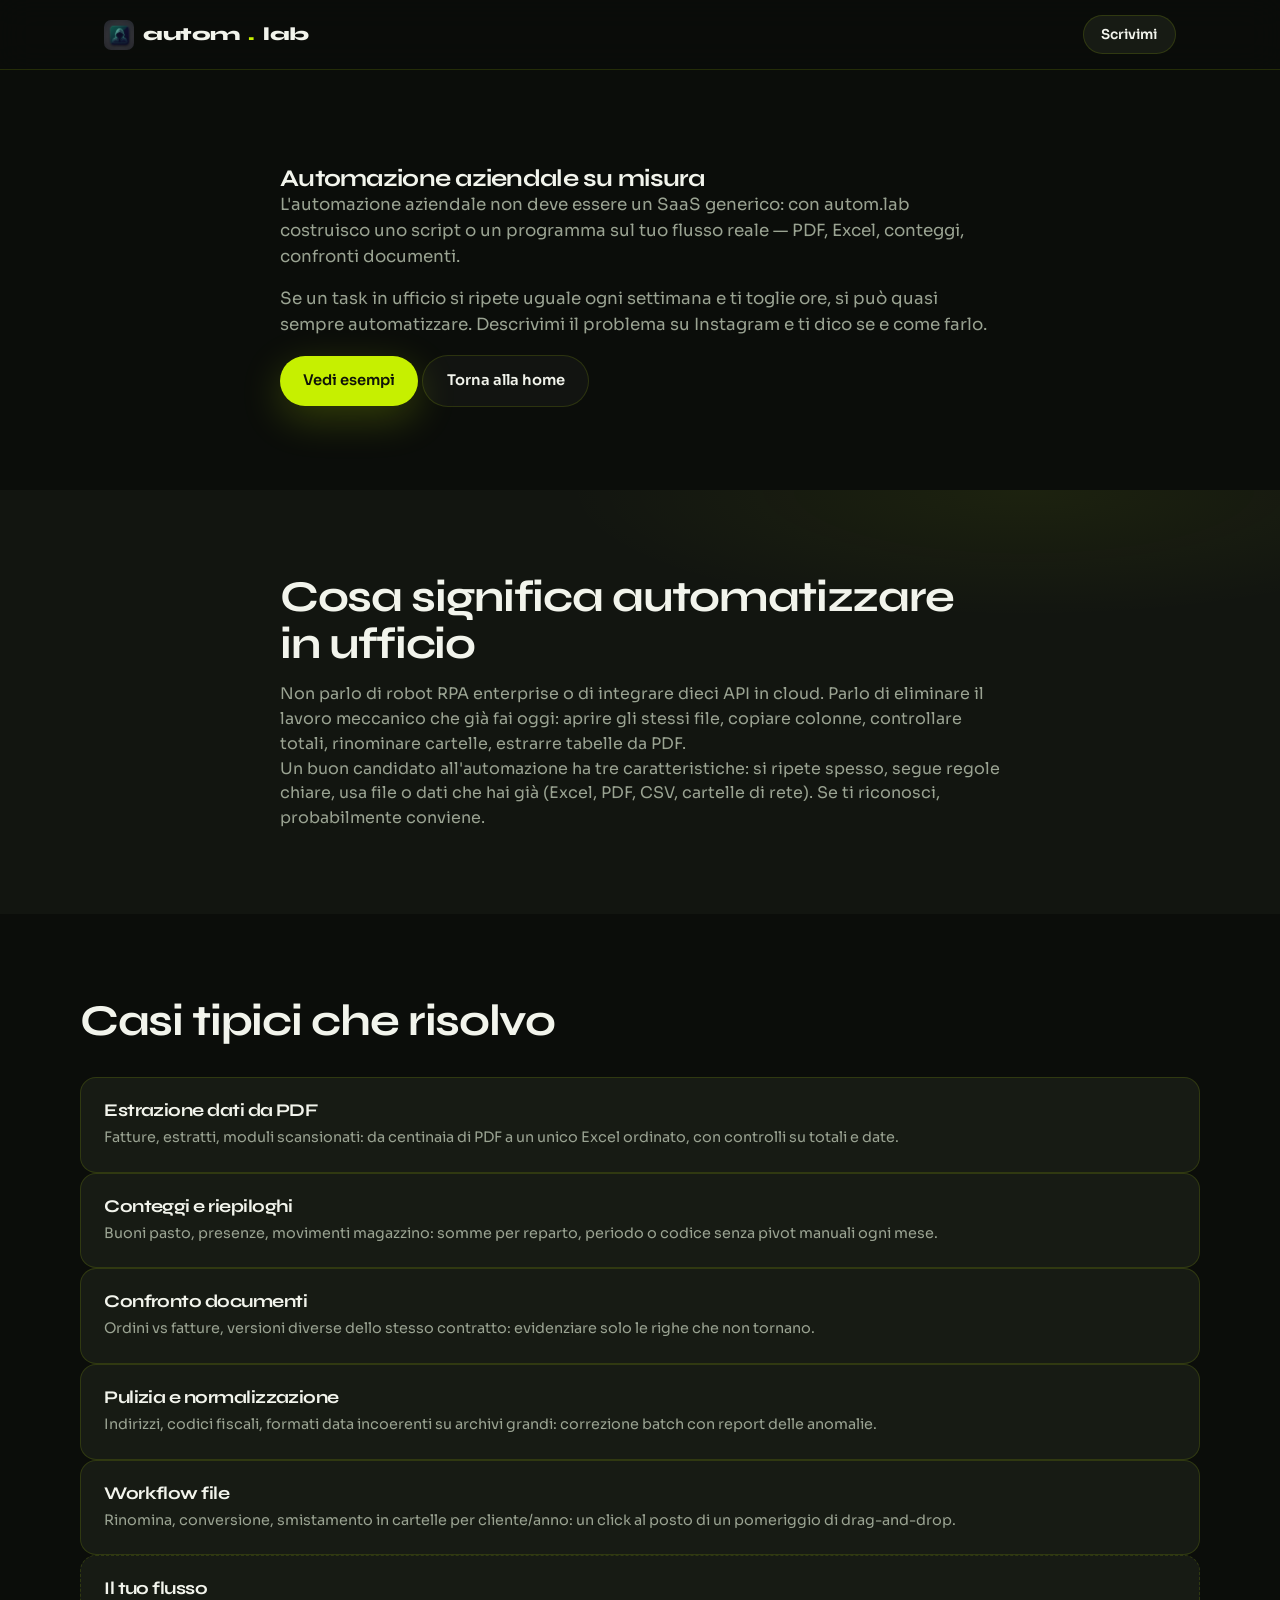
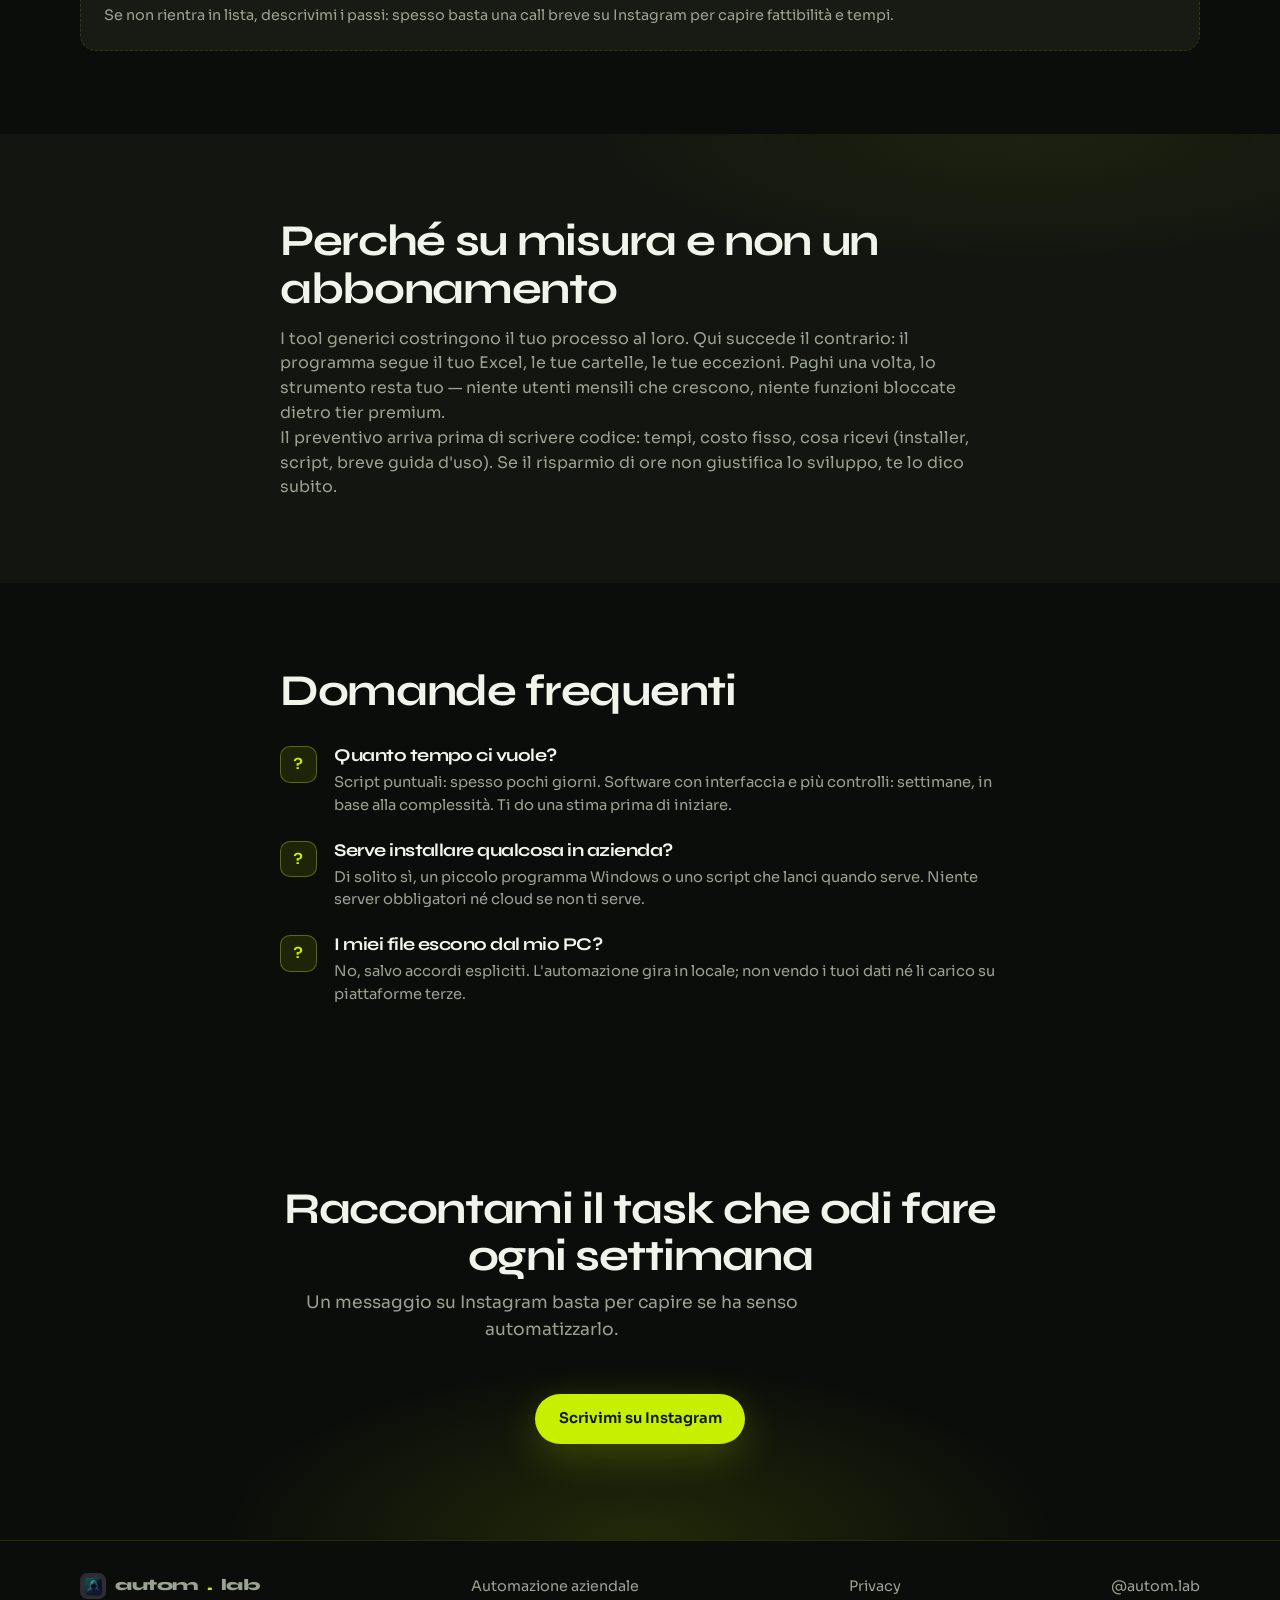
<file: automazione-aziendale.html>
<!DOCTYPE html>
<html lang="it">
<head>
<meta charset="UTF-8">
<meta name="viewport" content="width=device-width, initial-scale=1.0">
<title>Automazione Aziendale | autom.lab — Task Ripetitivi</title>
<meta name="description" content="Automazione aziendale su misura con autom.lab: script e software per PDF, Excel, conteggi e confronti in ufficio. Software su misura, siti web, niente abbonamenti generici.">
<meta name="keywords" content="automazione aziendale, automazione ufficio, software su misura, script automazione, automazione pdf, automazione excel, autom.lab, automlab">
<meta name="application-name" content="autom.lab">
<meta name="google-adsense-account" content="ca-pub-2556899149200560">
<link rel="canonical" href="https://rdagmr98.github.io/autom.lab/automazione-aziendale.html">
<meta property="og:type" content="website">
<meta property="og:site_name" content="autom.lab">
<meta property="og:title" content="Automazione Aziendale | autom.lab">
<meta property="og:url" content="https://rdagmr98.github.io/autom.lab/automazione-aziendale.html">
<meta property="og:image" content="https://rdagmr98.github.io/autom.lab/assets/hero-illustration.png">
<link rel="icon" href="/autom.lab/favicon.ico" sizes="any">
<link rel="icon" href="/autom.lab/favicon.png" type="image/png" sizes="32x32">
<link rel="icon" href="/autom.lab/favicon.svg" type="image/svg+xml">
<link rel="apple-touch-icon" href="/autom.lab/apple-touch-icon.png" sizes="180x180">
<link rel="stylesheet" href="style.css?v=20260826a">
<link rel="preconnect" href="https://fonts.googleapis.com">
<link rel="preconnect" href="https://fonts.gstatic.com" crossorigin>
<link href="https://fonts.googleapis.com/css2?family=IBM+Plex+Mono:wght@400;500&family=Sora:wght@400;600&family=Syne:wght@600;700;800&display=swap" rel="stylesheet">
<script async src="https://pagead2.googlesyndication.com/pagead/js/adsbygoogle.js?client=ca-pub-2556899149200560" crossorigin="anonymous"></script>
</head>
<body>
<header class="nav">
  <div class="nav-inner">
    <a href="index.html" class="logo">
      <img class="logo-mark" src="assets/logo-mark.png" alt="" aria-hidden="true">
      autom<span class="dot">.</span>lab
    </a>
    <a href="https://www.instagram.com/autom.lab/" target="_blank" rel="noopener" class="btn btn-nav">Scrivimi</a>
  </div>
</header>
<main id="top">
  <section class="section" style="padding-top:6rem">
    <div class="section-inner narrow">
      <h1>Automazione aziendale su misura</h1>
      <p class="lead">L'automazione aziendale non deve essere un SaaS generico: con autom.lab costruisco uno script o un programma sul tuo flusso reale — PDF, Excel, conteggi, confronti documenti.</p>
      <p class="lead">Se un task in ufficio si ripete uguale ogni settimana e ti toglie ore, si può quasi sempre automatizzare. Descrivimi il problema su Instagram e ti dico se e come farlo.</p>
      <p><a class="btn btn-primary" href="index.html#esempi">Vedi esempi</a>
      <a class="btn btn-ghost" href="index.html">Torna alla home</a></p>
    </div>
  </section>

  <section class="section alt">
    <div class="section-inner narrow">
      <h2>Cosa significa automatizzare in ufficio</h2>
      <p>Non parlo di robot RPA enterprise o di integrare dieci API in cloud. Parlo di eliminare il lavoro meccanico che già fai oggi: aprire gli stessi file, copiare colonne, controllare totali, rinominare cartelle, estrarre tabelle da PDF.</p>
      <p>Un buon candidato all'automazione ha tre caratteristiche: si ripete spesso, segue regole chiare, usa file o dati che hai già (Excel, PDF, CSV, cartelle di rete). Se ti riconosci, probabilmente conviene.</p>
    </div>
  </section>

  <section class="section">
    <div class="section-inner">
      <h2 class="center">Casi tipici che risolvo</h2>
      <div class="card-grid" style="margin-top:2rem">
        <article class="card">
          <h3>Estrazione dati da PDF</h3>
          <p>Fatture, estratti, moduli scansionati: da centinaia di PDF a un unico Excel ordinato, con controlli su totali e date.</p>
        </article>
        <article class="card">
          <h3>Conteggi e riepiloghi</h3>
          <p>Buoni pasto, presenze, movimenti magazzino: somme per reparto, periodo o codice senza pivot manuali ogni mese.</p>
        </article>
        <article class="card">
          <h3>Confronto documenti</h3>
          <p>Ordini vs fatture, versioni diverse dello stesso contratto: evidenziare solo le righe che non tornano.</p>
        </article>
        <article class="card">
          <h3>Pulizia e normalizzazione</h3>
          <p>Indirizzi, codici fiscali, formati data incoerenti su archivi grandi: correzione batch con report delle anomalie.</p>
        </article>
        <article class="card">
          <h3>Workflow file</h3>
          <p>Rinomina, conversione, smistamento in cartelle per cliente/anno: un click al posto di un pomeriggio di drag-and-drop.</p>
        </article>
        <article class="card card-open">
          <h3>Il tuo flusso</h3>
          <p>Se non rientra in lista, descrivimi i passi: spesso basta una call breve su Instagram per capire fattibilità e tempi.</p>
        </article>
      </div>
    </div>
  </section>

  <section class="section alt">
    <div class="section-inner narrow">
      <h2>Perché su misura e non un abbonamento</h2>
      <p>I tool generici costringono il tuo processo al loro. Qui succede il contrario: il programma segue il tuo Excel, le tue cartelle, le tue eccezioni. Paghi una volta, lo strumento resta tuo — niente utenti mensili che crescono, niente funzioni bloccate dietro tier premium.</p>
      <p>Il preventivo arriva prima di scrivere codice: tempi, costo fisso, cosa ricevi (installer, script, breve guida d'uso). Se il risparmio di ore non giustifica lo sviluppo, te lo dico subito.</p>
    </div>
  </section>

  <section class="section">
    <div class="section-inner narrow">
      <h2>Domande frequenti</h2>
      <ol class="steps">
        <li>
          <span class="step-num">?</span>
          <div>
            <h3>Quanto tempo ci vuole?</h3>
            <p>Script puntuali: spesso pochi giorni. Software con interfaccia e più controlli: settimane, in base alla complessità. Ti do una stima prima di iniziare.</p>
          </div>
        </li>
        <li>
          <span class="step-num">?</span>
          <div>
            <h3>Serve installare qualcosa in azienda?</h3>
            <p>Di solito sì, un piccolo programma Windows o uno script che lanci quando serve. Niente server obbligatori né cloud se non ti serve.</p>
          </div>
        </li>
        <li>
          <span class="step-num">?</span>
          <div>
            <h3>I miei file escono dal mio PC?</h3>
            <p>No, salvo accordi espliciti. L'automazione gira in locale; non vendo i tuoi dati né li carico su piattaforme terze.</p>
          </div>
        </li>
      </ol>
    </div>
  </section>

  <section class="cta-final">
    <div class="section-inner narrow center">
      <h2>Raccontami il task che odi fare ogni settimana</h2>
      <p class="hero-sub">Un messaggio su Instagram basta per capire se ha senso automatizzarlo.</p>
      <a href="https://www.instagram.com/autom.lab/" target="_blank" rel="noopener" class="btn btn-primary">Scrivimi su Instagram</a>
    </div>
  </section>
</main>
<footer class="footer">
  <div class="section-inner">
    <span class="logo small">
      <img class="logo-mark" src="assets/logo-mark.png" alt="" aria-hidden="true">
      autom<span class="dot">.</span>lab
    </span>
    <a href="automazione-aziendale.html">Automazione aziendale</a>
    <a href="privacy.html">Privacy</a>
    <a href="https://www.instagram.com/autom.lab/" target="_blank" rel="noopener">@autom.lab</a>
  </div>
</footer>
</body>
</html>
</file>
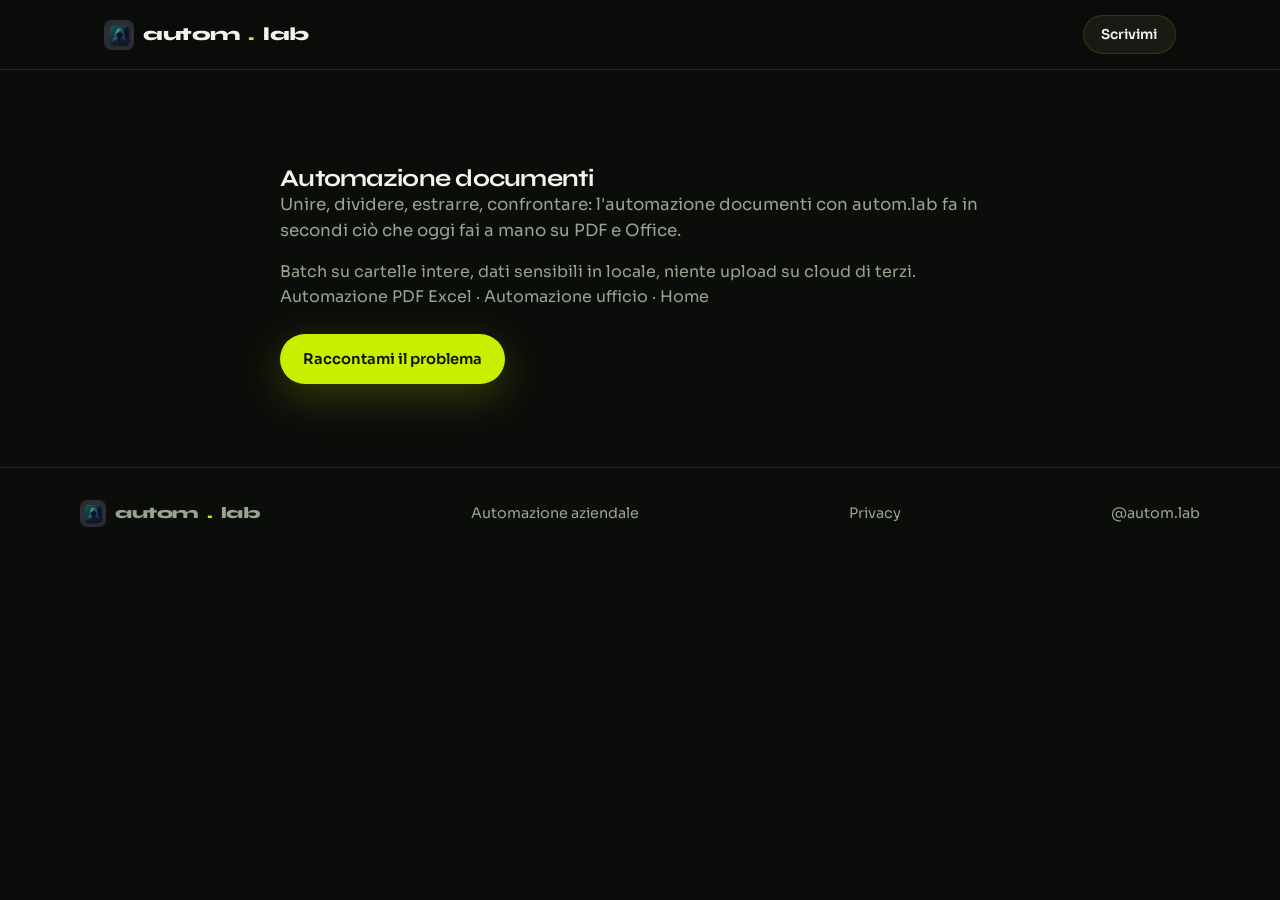
<file: automazione-documenti.html>
<!DOCTYPE html>
<html lang="it">
<head>
<meta charset="UTF-8">
<meta name="viewport" content="width=device-width, initial-scale=1.0">
<title>Automazione Documenti | autom.lab — PDF, Word, Batch</title>
<meta name="description" content="Automazione documenti con autom.lab: unire PDF, estrarre dati, rinominare batch, confrontare versioni. Script e software su misura.">
<meta name="keywords" content="automazione documenti, automazione pdf, automazione ufficio, script automazione, autom.lab">
<meta name="application-name" content="autom.lab">
<meta name="google-adsense-account" content="ca-pub-2556899149200560">
<link rel="canonical" href="https://rdagmr98.github.io/autom.lab/automazione-documenti.html">
<meta property="og:type" content="website">
<meta property="og:site_name" content="autom.lab">
<meta property="og:title" content="Automazione Documenti | autom.lab">
<meta property="og:url" content="https://rdagmr98.github.io/autom.lab/automazione-documenti.html">
<meta property="og:image" content="https://rdagmr98.github.io/autom.lab/assets/hero-illustration.png">
<link rel="icon" href="/autom.lab/favicon.ico" sizes="any">
<link rel="icon" href="/autom.lab/favicon.png" type="image/png" sizes="32x32">
<link rel="icon" href="/autom.lab/favicon.svg" type="image/svg+xml">
<link rel="apple-touch-icon" href="/autom.lab/apple-touch-icon.png" sizes="180x180">
<link rel="stylesheet" href="style.css?v=20260826a">
<link rel="preconnect" href="https://fonts.googleapis.com">
<link rel="preconnect" href="https://fonts.gstatic.com" crossorigin>
<link href="https://fonts.googleapis.com/css2?family=IBM+Plex+Mono:wght@400;500&family=Sora:wght@400;600&family=Syne:wght@600;700;800&display=swap" rel="stylesheet">
<script async src="https://pagead2.googlesyndication.com/pagead/js/adsbygoogle.js?client=ca-pub-2556899149200560" crossorigin="anonymous"></script>
</head>
<body>
<header class="nav">
  <div class="nav-inner">
    <a href="index.html" class="logo">
      <img class="logo-mark" src="assets/logo-mark.png" alt="" aria-hidden="true">
      autom<span class="dot">.</span>lab
    </a>
    <a href="https://www.instagram.com/autom.lab/" target="_blank" rel="noopener" class="btn btn-nav">Scrivimi</a>
  </div>
</header>
<main id="top">
  <section class="section" style="padding-top:6rem">
    <div class="section-inner narrow">
      <h1>Automazione documenti</h1>
      <p class="lead">Unire, dividere, estrarre, confrontare: l'automazione documenti con autom.lab fa in secondi ciò che oggi fai a mano su PDF e Office.</p>
      <p>Batch su cartelle intere, dati sensibili in locale, niente upload su cloud di terzi.</p>
      <p><a href="automazione-pdf-excel.html">Automazione PDF Excel</a> · <a href="automazione-ufficio.html">Automazione ufficio</a> · <a href="index.html">Home</a></p>
      <a href="https://www.instagram.com/autom.lab/" target="_blank" rel="noopener" class="btn btn-primary" style="margin-top:1.5rem;display:inline-block">Raccontami il problema</a>
    </div>
  </section>
</main>
<footer class="footer">
  <div class="section-inner">
    <span class="logo small">
      <img class="logo-mark" src="assets/logo-mark.png" alt="" aria-hidden="true">
      autom<span class="dot">.</span>lab
    </span>
    <a href="automazione-aziendale.html">Automazione aziendale</a>
    <a href="privacy.html">Privacy</a>
    <a href="https://www.instagram.com/autom.lab/" target="_blank" rel="noopener">@autom.lab</a>
  </div>
</footer>
</body>
</html>
</file>
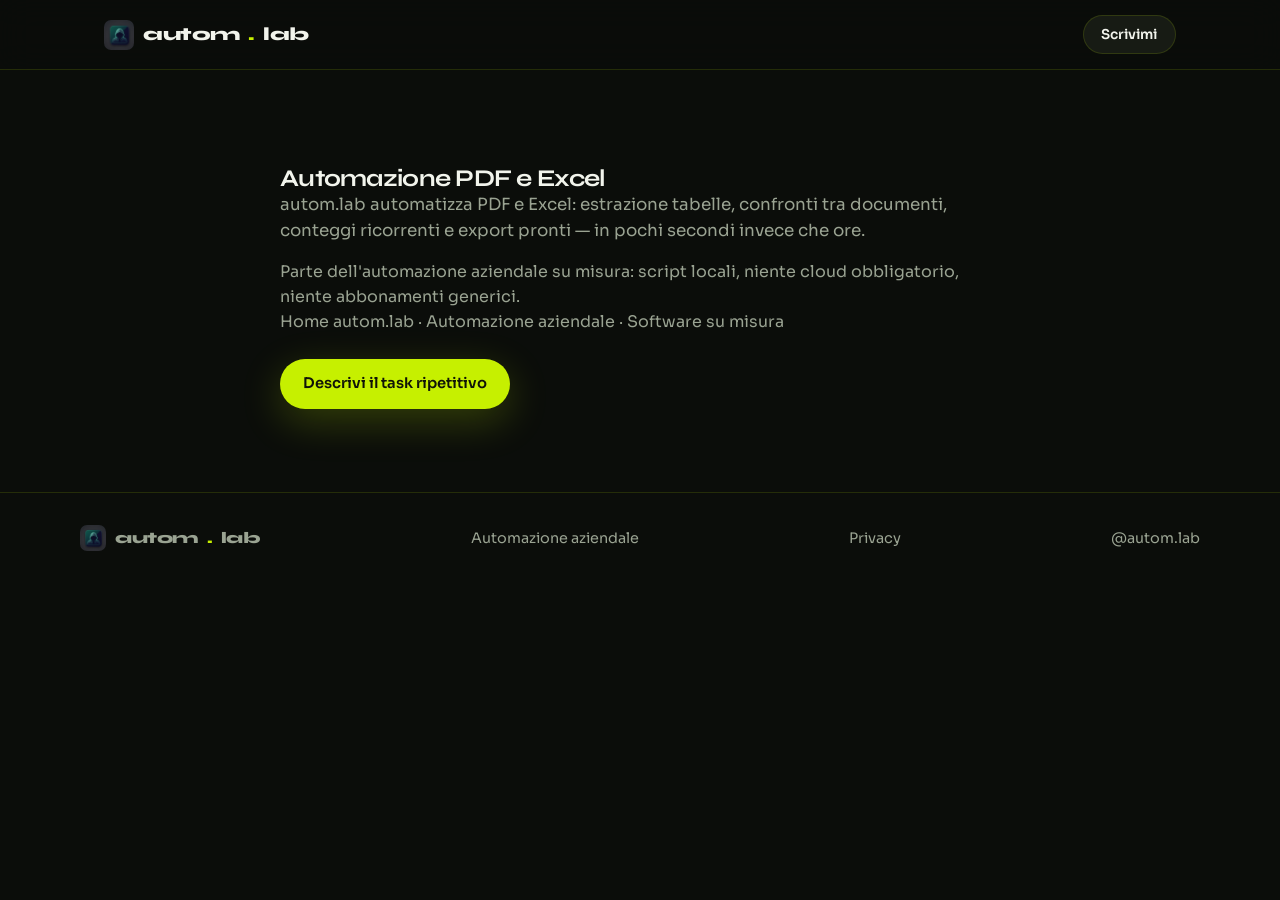
<file: automazione-pdf-excel.html>
<!DOCTYPE html>
<html lang="it">
<head>
<meta charset="UTF-8">
<meta name="viewport" content="width=device-width, initial-scale=1.0">
<title>Automazione PDF e Excel | autom.lab — Script Ufficio</title>
<meta name="description" content="Automazione PDF e Excel con autom.lab: estrazione dati, confronti documenti, conteggi e report da fogli e PDF. Script su misura per ufficio.">
<meta name="keywords" content="automazione pdf, automazione excel, estrazione dati pdf, script excel, automazione ufficio, task ripetitivi, autom.lab, automlab, automazione documenti">
<meta name="application-name" content="autom.lab">
<meta name="google-adsense-account" content="ca-pub-2556899149200560">
<link rel="canonical" href="https://rdagmr98.github.io/autom.lab/automazione-pdf-excel.html">
<meta property="og:type" content="website">
<meta property="og:site_name" content="autom.lab">
<meta property="og:title" content="Automazione PDF e Excel | autom.lab">
<meta property="og:url" content="https://rdagmr98.github.io/autom.lab/automazione-pdf-excel.html">
<meta property="og:image" content="https://rdagmr98.github.io/autom.lab/assets/hero-illustration.png">
<link rel="icon" href="/autom.lab/favicon.ico" sizes="any">
<link rel="icon" href="/autom.lab/favicon.png" type="image/png" sizes="32x32">
<link rel="icon" href="/autom.lab/favicon.svg" type="image/svg+xml">
<link rel="apple-touch-icon" href="/autom.lab/apple-touch-icon.png" sizes="180x180">
<link rel="stylesheet" href="style.css?v=20260826a">
<link rel="preconnect" href="https://fonts.googleapis.com">
<link rel="preconnect" href="https://fonts.gstatic.com" crossorigin>
<link href="https://fonts.googleapis.com/css2?family=IBM+Plex+Mono:wght@400;500&family=Sora:wght@400;600&family=Syne:wght@600;700;800&display=swap" rel="stylesheet">
<script async src="https://pagead2.googlesyndication.com/pagead/js/adsbygoogle.js?client=ca-pub-2556899149200560" crossorigin="anonymous"></script>
</head>
<body>
<header class="nav">
  <div class="nav-inner">
    <a href="index.html" class="logo">
      <img class="logo-mark" src="assets/logo-mark.png" alt="" aria-hidden="true">
      autom<span class="dot">.</span>lab
    </a>
    <a href="https://www.instagram.com/autom.lab/" target="_blank" rel="noopener" class="btn btn-nav">Scrivimi</a>
  </div>
</header>
<main id="top">
  <section class="section" style="padding-top:6rem">
    <div class="section-inner narrow">
      <h1>Automazione PDF e Excel</h1>
      <p class="lead">autom.lab automatizza PDF e Excel: estrazione tabelle, confronti tra documenti, conteggi ricorrenti e export pronti — in pochi secondi invece che ore.</p>
      <p>Parte dell'automazione aziendale su misura: script locali, niente cloud obbligatorio, niente abbonamenti generici.</p>
      <p><a href="index.html">Home autom.lab</a> · <a href="automazione-aziendale.html">Automazione aziendale</a> · <a href="software-su-misura.html">Software su misura</a></p>
      <a href="https://www.instagram.com/autom.lab/" target="_blank" rel="noopener" class="btn btn-primary" style="margin-top:1.5rem;display:inline-block">Descrivi il task ripetitivo</a>
    </div>
  </section>
</main>
<footer class="footer">
  <div class="section-inner">
    <span class="logo small">
      <img class="logo-mark" src="assets/logo-mark.png" alt="" aria-hidden="true">
      autom<span class="dot">.</span>lab
    </span>
    <a href="automazione-aziendale.html">Automazione aziendale</a>
    <a href="privacy.html">Privacy</a>
    <a href="https://www.instagram.com/autom.lab/" target="_blank" rel="noopener">@autom.lab</a>
  </div>
</footer>
</body>
</html>
</file>
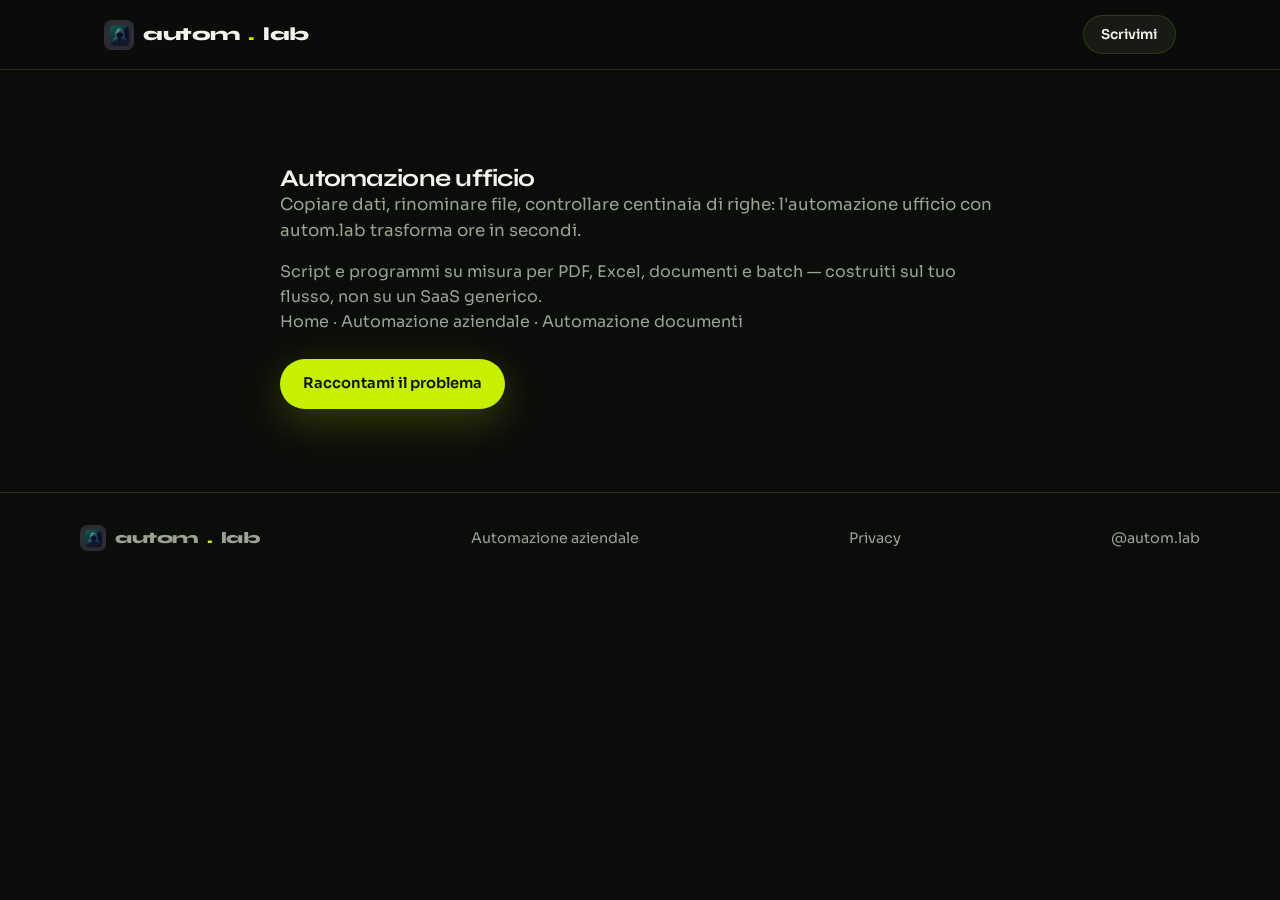
<file: automazione-ufficio.html>
<!DOCTYPE html>
<html lang="it">
<head>
<meta charset="UTF-8">
<meta name="viewport" content="width=device-width, initial-scale=1.0">
<title>Automazione Ufficio | autom.lab — Script e Software</title>
<meta name="description" content="Automazione ufficio con autom.lab: elimina task ripetitivi su PDF, Excel, documenti e file. Script e software su misura, niente abbonamenti.">
<meta name="keywords" content="automazione ufficio, automazione aziendale, script automazione, automazione documenti, automazione pdf, autom.lab">
<meta name="application-name" content="autom.lab">
<meta name="google-adsense-account" content="ca-pub-2556899149200560">
<link rel="canonical" href="https://rdagmr98.github.io/autom.lab/automazione-ufficio.html">
<meta property="og:type" content="website">
<meta property="og:site_name" content="autom.lab">
<meta property="og:title" content="Automazione Ufficio | autom.lab">
<meta property="og:url" content="https://rdagmr98.github.io/autom.lab/automazione-ufficio.html">
<meta property="og:image" content="https://rdagmr98.github.io/autom.lab/assets/hero-illustration.png">
<link rel="icon" href="/autom.lab/favicon.ico" sizes="any">
<link rel="icon" href="/autom.lab/favicon.png" type="image/png" sizes="32x32">
<link rel="icon" href="/autom.lab/favicon.svg" type="image/svg+xml">
<link rel="apple-touch-icon" href="/autom.lab/apple-touch-icon.png" sizes="180x180">
<link rel="stylesheet" href="style.css?v=20260826a">
<link rel="preconnect" href="https://fonts.googleapis.com">
<link rel="preconnect" href="https://fonts.gstatic.com" crossorigin>
<link href="https://fonts.googleapis.com/css2?family=IBM+Plex+Mono:wght@400;500&family=Sora:wght@400;600&family=Syne:wght@600;700;800&display=swap" rel="stylesheet">
<script async src="https://pagead2.googlesyndication.com/pagead/js/adsbygoogle.js?client=ca-pub-2556899149200560" crossorigin="anonymous"></script>
</head>
<body>
<header class="nav">
  <div class="nav-inner">
    <a href="index.html" class="logo">
      <img class="logo-mark" src="assets/logo-mark.png" alt="" aria-hidden="true">
      autom<span class="dot">.</span>lab
    </a>
    <a href="https://www.instagram.com/autom.lab/" target="_blank" rel="noopener" class="btn btn-nav">Scrivimi</a>
  </div>
</header>
<main id="top">
  <section class="section" style="padding-top:6rem">
    <div class="section-inner narrow">
      <h1>Automazione ufficio</h1>
      <p class="lead">Copiare dati, rinominare file, controllare centinaia di righe: l'automazione ufficio con autom.lab trasforma ore in secondi.</p>
      <p>Script e programmi su misura per PDF, Excel, documenti e batch — costruiti sul tuo flusso, non su un SaaS generico.</p>
      <p><a href="index.html">Home</a> · <a href="automazione-aziendale.html">Automazione aziendale</a> · <a href="automazione-documenti.html">Automazione documenti</a></p>
      <a href="https://www.instagram.com/autom.lab/" target="_blank" rel="noopener" class="btn btn-primary" style="margin-top:1.5rem;display:inline-block">Raccontami il problema</a>
    </div>
  </section>
</main>
<footer class="footer">
  <div class="section-inner">
    <span class="logo small">
      <img class="logo-mark" src="assets/logo-mark.png" alt="" aria-hidden="true">
      autom<span class="dot">.</span>lab
    </span>
    <a href="automazione-aziendale.html">Automazione aziendale</a>
    <a href="privacy.html">Privacy</a>
    <a href="https://www.instagram.com/autom.lab/" target="_blank" rel="noopener">@autom.lab</a>
  </div>
</footer>
</body>
</html>
</file>
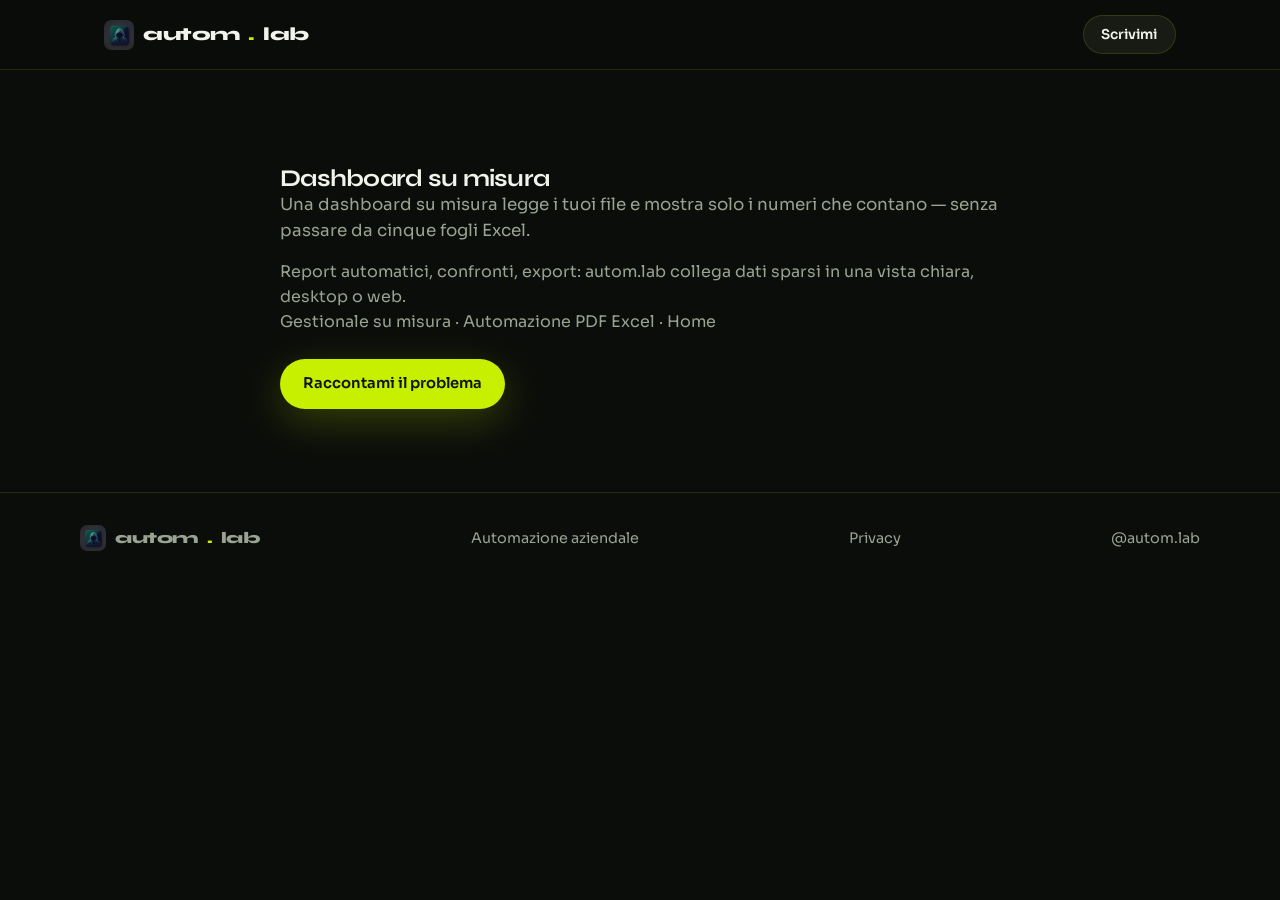
<file: dashboard-su-misura.html>
<!DOCTYPE html>
<html lang="it">
<head>
<meta charset="UTF-8">
<meta name="viewport" content="width=device-width, initial-scale=1.0">
<title>Dashboard Su Misura | autom.lab — Report e KPI</title>
<meta name="description" content="Dashboard su misura con autom.lab: report, KPI e visualizzazioni dai tuoi Excel, PDF e database. Aggiornamento automatico.">
<meta name="keywords" content="dashboard su misura, gestionale su misura, automazione excel, software su misura, autom.lab">
<meta name="application-name" content="autom.lab">
<meta name="google-adsense-account" content="ca-pub-2556899149200560">
<link rel="canonical" href="https://rdagmr98.github.io/autom.lab/dashboard-su-misura.html">
<meta property="og:type" content="website">
<meta property="og:site_name" content="autom.lab">
<meta property="og:title" content="Dashboard Su Misura | autom.lab">
<meta property="og:url" content="https://rdagmr98.github.io/autom.lab/dashboard-su-misura.html">
<meta property="og:image" content="https://rdagmr98.github.io/autom.lab/assets/hero-illustration.png">
<link rel="icon" href="/autom.lab/favicon.ico" sizes="any">
<link rel="icon" href="/autom.lab/favicon.png" type="image/png" sizes="32x32">
<link rel="icon" href="/autom.lab/favicon.svg" type="image/svg+xml">
<link rel="apple-touch-icon" href="/autom.lab/apple-touch-icon.png" sizes="180x180">
<link rel="stylesheet" href="style.css?v=20260826a">
<link rel="preconnect" href="https://fonts.googleapis.com">
<link rel="preconnect" href="https://fonts.gstatic.com" crossorigin>
<link href="https://fonts.googleapis.com/css2?family=IBM+Plex+Mono:wght@400;500&family=Sora:wght@400;600&family=Syne:wght@600;700;800&display=swap" rel="stylesheet">
<script async src="https://pagead2.googlesyndication.com/pagead/js/adsbygoogle.js?client=ca-pub-2556899149200560" crossorigin="anonymous"></script>
</head>
<body>
<header class="nav">
  <div class="nav-inner">
    <a href="index.html" class="logo">
      <img class="logo-mark" src="assets/logo-mark.png" alt="" aria-hidden="true">
      autom<span class="dot">.</span>lab
    </a>
    <a href="https://www.instagram.com/autom.lab/" target="_blank" rel="noopener" class="btn btn-nav">Scrivimi</a>
  </div>
</header>
<main id="top">
  <section class="section" style="padding-top:6rem">
    <div class="section-inner narrow">
      <h1>Dashboard su misura</h1>
      <p class="lead">Una dashboard su misura legge i tuoi file e mostra solo i numeri che contano — senza passare da cinque fogli Excel.</p>
      <p>Report automatici, confronti, export: autom.lab collega dati sparsi in una vista chiara, desktop o web.</p>
      <p><a href="gestionale-su-misura.html">Gestionale su misura</a> · <a href="automazione-pdf-excel.html">Automazione PDF Excel</a> · <a href="index.html">Home</a></p>
      <a href="https://www.instagram.com/autom.lab/" target="_blank" rel="noopener" class="btn btn-primary" style="margin-top:1.5rem;display:inline-block">Raccontami il problema</a>
    </div>
  </section>
</main>
<footer class="footer">
  <div class="section-inner">
    <span class="logo small">
      <img class="logo-mark" src="assets/logo-mark.png" alt="" aria-hidden="true">
      autom<span class="dot">.</span>lab
    </span>
    <a href="automazione-aziendale.html">Automazione aziendale</a>
    <a href="privacy.html">Privacy</a>
    <a href="https://www.instagram.com/autom.lab/" target="_blank" rel="noopener">@autom.lab</a>
  </div>
</footer>
</body>
</html>
</file>
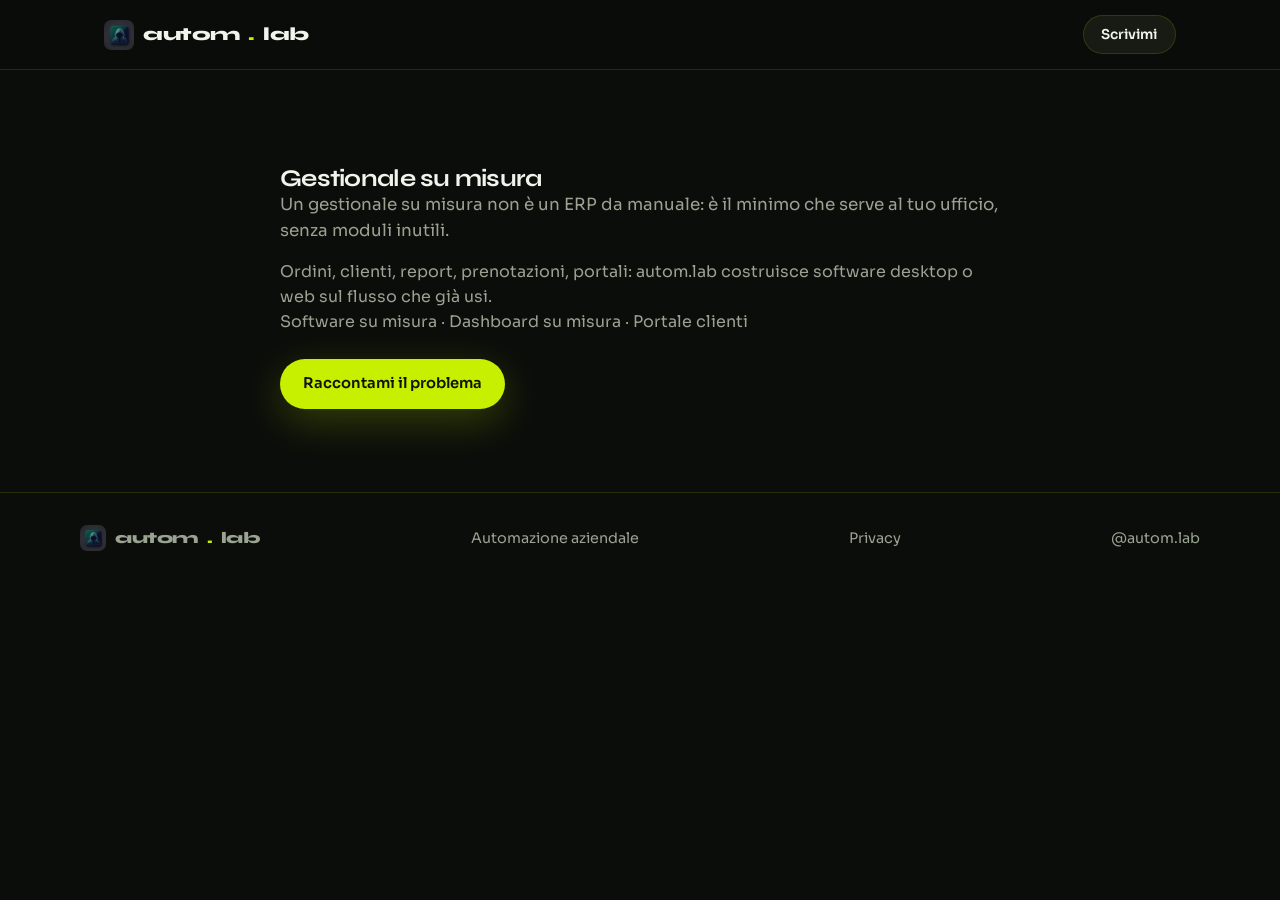
<file: gestionale-su-misura.html>
<!DOCTYPE html>
<html lang="it">
<head>
<meta charset="UTF-8">
<meta name="viewport" content="width=device-width, initial-scale=1.0">
<title>Gestionale Su Misura | autom.lab — Software Aziendale</title>
<meta name="description" content="Gestionale su misura con autom.lab: piccoli gestionali, CRM, portali clienti e dashboard sul tuo flusso. Niente abbonamenti generici.">
<meta name="keywords" content="gestionale su misura, software su misura, programma su misura, automazione aziendale, autom.lab">
<meta name="application-name" content="autom.lab">
<meta name="google-adsense-account" content="ca-pub-2556899149200560">
<link rel="canonical" href="https://rdagmr98.github.io/autom.lab/gestionale-su-misura.html">
<meta property="og:type" content="website">
<meta property="og:site_name" content="autom.lab">
<meta property="og:title" content="Gestionale Su Misura | autom.lab">
<meta property="og:url" content="https://rdagmr98.github.io/autom.lab/gestionale-su-misura.html">
<meta property="og:image" content="https://rdagmr98.github.io/autom.lab/assets/hero-illustration.png">
<link rel="icon" href="/autom.lab/favicon.ico" sizes="any">
<link rel="icon" href="/autom.lab/favicon.png" type="image/png" sizes="32x32">
<link rel="icon" href="/autom.lab/favicon.svg" type="image/svg+xml">
<link rel="apple-touch-icon" href="/autom.lab/apple-touch-icon.png" sizes="180x180">
<link rel="stylesheet" href="style.css?v=20260826a">
<link rel="preconnect" href="https://fonts.googleapis.com">
<link rel="preconnect" href="https://fonts.gstatic.com" crossorigin>
<link href="https://fonts.googleapis.com/css2?family=IBM+Plex+Mono:wght@400;500&family=Sora:wght@400;600&family=Syne:wght@600;700;800&display=swap" rel="stylesheet">
<script async src="https://pagead2.googlesyndication.com/pagead/js/adsbygoogle.js?client=ca-pub-2556899149200560" crossorigin="anonymous"></script>
</head>
<body>
<header class="nav">
  <div class="nav-inner">
    <a href="index.html" class="logo">
      <img class="logo-mark" src="assets/logo-mark.png" alt="" aria-hidden="true">
      autom<span class="dot">.</span>lab
    </a>
    <a href="https://www.instagram.com/autom.lab/" target="_blank" rel="noopener" class="btn btn-nav">Scrivimi</a>
  </div>
</header>
<main id="top">
  <section class="section" style="padding-top:6rem">
    <div class="section-inner narrow">
      <h1>Gestionale su misura</h1>
      <p class="lead">Un gestionale su misura non è un ERP da manuale: è il minimo che serve al tuo ufficio, senza moduli inutili.</p>
      <p>Ordini, clienti, report, prenotazioni, portali: autom.lab costruisce software desktop o web sul flusso che già usi.</p>
      <p><a href="software-su-misura.html">Software su misura</a> · <a href="dashboard-su-misura.html">Dashboard su misura</a> · <a href="portale-clienti.html">Portale clienti</a></p>
      <a href="https://www.instagram.com/autom.lab/" target="_blank" rel="noopener" class="btn btn-primary" style="margin-top:1.5rem;display:inline-block">Raccontami il problema</a>
    </div>
  </section>
</main>
<footer class="footer">
  <div class="section-inner">
    <span class="logo small">
      <img class="logo-mark" src="assets/logo-mark.png" alt="" aria-hidden="true">
      autom<span class="dot">.</span>lab
    </span>
    <a href="automazione-aziendale.html">Automazione aziendale</a>
    <a href="privacy.html">Privacy</a>
    <a href="https://www.instagram.com/autom.lab/" target="_blank" rel="noopener">@autom.lab</a>
  </div>
</footer>
</body>
</html>
</file>
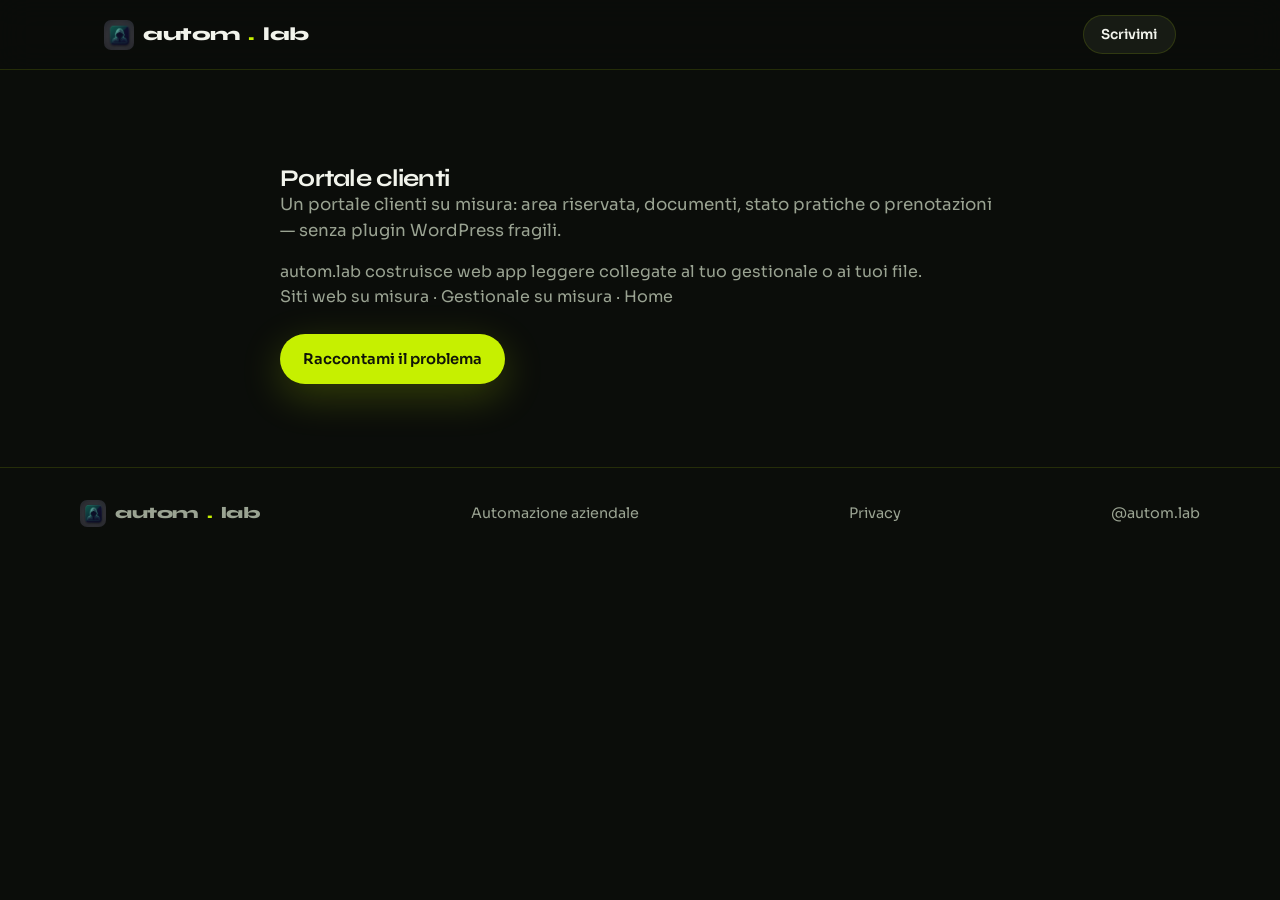
<file: portale-clienti.html>
<!DOCTYPE html>
<html lang="it">
<head>
<meta charset="UTF-8">
<meta name="viewport" content="width=device-width, initial-scale=1.0">
<title>Portale Clienti | autom.lab — Web App Su Misura</title>
<meta name="description" content="Portale clienti su misura con autom.lab: area riservata, upload documenti, stato ordini e prenotazioni. Web craft sul tuo brand.">
<meta name="keywords" content="portale clienti, siti web su misura, gestionale su misura, software su misura, autom.lab">
<meta name="application-name" content="autom.lab">
<meta name="google-adsense-account" content="ca-pub-2556899149200560">
<link rel="canonical" href="https://rdagmr98.github.io/autom.lab/portale-clienti.html">
<meta property="og:type" content="website">
<meta property="og:site_name" content="autom.lab">
<meta property="og:title" content="Portale Clienti | autom.lab">
<meta property="og:url" content="https://rdagmr98.github.io/autom.lab/portale-clienti.html">
<meta property="og:image" content="https://rdagmr98.github.io/autom.lab/assets/hero-illustration.png">
<link rel="icon" href="/autom.lab/favicon.ico" sizes="any">
<link rel="icon" href="/autom.lab/favicon.png" type="image/png" sizes="32x32">
<link rel="icon" href="/autom.lab/favicon.svg" type="image/svg+xml">
<link rel="apple-touch-icon" href="/autom.lab/apple-touch-icon.png" sizes="180x180">
<link rel="stylesheet" href="style.css?v=20260826a">
<link rel="preconnect" href="https://fonts.googleapis.com">
<link rel="preconnect" href="https://fonts.gstatic.com" crossorigin>
<link href="https://fonts.googleapis.com/css2?family=IBM+Plex+Mono:wght@400;500&family=Sora:wght@400;600&family=Syne:wght@600;700;800&display=swap" rel="stylesheet">
<script async src="https://pagead2.googlesyndication.com/pagead/js/adsbygoogle.js?client=ca-pub-2556899149200560" crossorigin="anonymous"></script>
</head>
<body>
<header class="nav">
  <div class="nav-inner">
    <a href="index.html" class="logo">
      <img class="logo-mark" src="assets/logo-mark.png" alt="" aria-hidden="true">
      autom<span class="dot">.</span>lab
    </a>
    <a href="https://www.instagram.com/autom.lab/" target="_blank" rel="noopener" class="btn btn-nav">Scrivimi</a>
  </div>
</header>
<main id="top">
  <section class="section" style="padding-top:6rem">
    <div class="section-inner narrow">
      <h1>Portale clienti</h1>
      <p class="lead">Un portale clienti su misura: area riservata, documenti, stato pratiche o prenotazioni — senza plugin WordPress fragili.</p>
      <p>autom.lab costruisce web app leggere collegate al tuo gestionale o ai tuoi file.</p>
      <p><a href="siti-web-su-misura.html">Siti web su misura</a> · <a href="gestionale-su-misura.html">Gestionale su misura</a> · <a href="index.html">Home</a></p>
      <a href="https://www.instagram.com/autom.lab/" target="_blank" rel="noopener" class="btn btn-primary" style="margin-top:1.5rem;display:inline-block">Raccontami il problema</a>
    </div>
  </section>
</main>
<footer class="footer">
  <div class="section-inner">
    <span class="logo small">
      <img class="logo-mark" src="assets/logo-mark.png" alt="" aria-hidden="true">
      autom<span class="dot">.</span>lab
    </span>
    <a href="automazione-aziendale.html">Automazione aziendale</a>
    <a href="privacy.html">Privacy</a>
    <a href="https://www.instagram.com/autom.lab/" target="_blank" rel="noopener">@autom.lab</a>
  </div>
</footer>
</body>
</html>
</file>
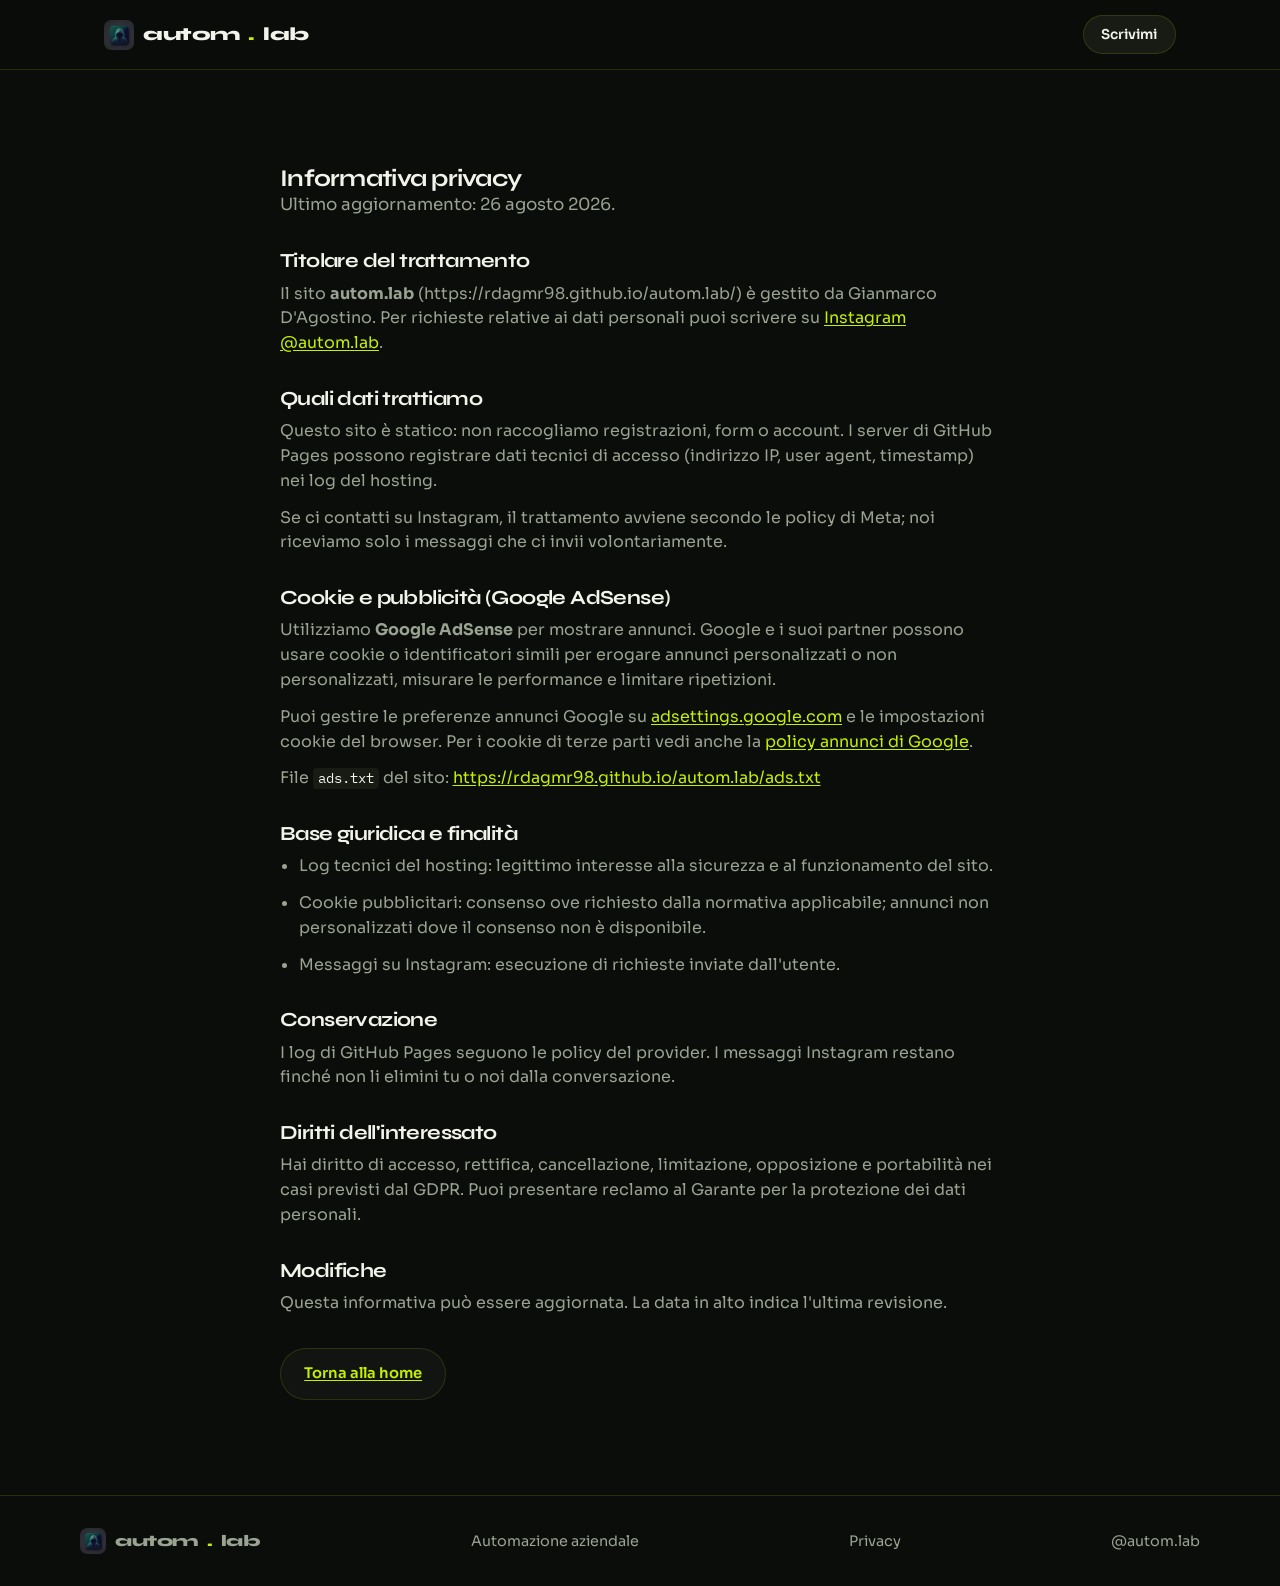
<file: privacy.html>
<!DOCTYPE html>
<html lang="it">
<head>
<meta charset="UTF-8">
<meta name="viewport" content="width=device-width, initial-scale=1.0">
<title>Informativa privacy | autom.lab</title>
<meta name="description" content="Informativa privacy di autom.lab: dati raccolti, cookie pubblicitari Google AdSense, diritti dell'interessato.">
<meta name="robots" content="index, follow">
<meta name="google-adsense-account" content="ca-pub-2556899149200560">
<link rel="canonical" href="https://rdagmr98.github.io/autom.lab/privacy.html">
<link rel="icon" href="/autom.lab/favicon.ico" sizes="any">
<link rel="icon" href="/autom.lab/favicon.png" type="image/png" sizes="32x32">
<link rel="stylesheet" href="style.css?v=20260826a">
<link rel="preconnect" href="https://fonts.googleapis.com">
<link rel="preconnect" href="https://fonts.gstatic.com" crossorigin>
<link href="https://fonts.googleapis.com/css2?family=IBM+Plex+Mono:wght@400;500&family=Sora:wght@400;600&family=Syne:wght@600;700;800&display=swap" rel="stylesheet">
<script async src="https://pagead2.googlesyndication.com/pagead/js/adsbygoogle.js?client=ca-pub-2556899149200560" crossorigin="anonymous"></script>
</head>
<body>
<header class="nav">
  <div class="nav-inner">
    <a href="index.html" class="logo">
      <img class="logo-mark" src="assets/logo-mark.png" alt="" aria-hidden="true">
      autom<span class="dot">.</span>lab
    </a>
    <a href="https://www.instagram.com/autom.lab/" target="_blank" rel="noopener" class="btn btn-nav">Scrivimi</a>
  </div>
</header>
<main id="top">
  <section class="section" style="padding-top:6rem">
    <div class="section-inner narrow legal">
      <h1>Informativa privacy</h1>
      <p class="lead">Ultimo aggiornamento: 26 agosto 2026.</p>

      <h2>Titolare del trattamento</h2>
      <p>Il sito <strong>autom.lab</strong> (https://rdagmr98.github.io/autom.lab/) è gestito da Gianmarco D'Agostino. Per richieste relative ai dati personali puoi scrivere su <a href="https://www.instagram.com/autom.lab/" target="_blank" rel="noopener">Instagram @autom.lab</a>.</p>

      <h2>Quali dati trattiamo</h2>
      <p>Questo sito è statico: non raccogliamo registrazioni, form o account. I server di GitHub Pages possono registrare dati tecnici di accesso (indirizzo IP, user agent, timestamp) nei log del hosting.</p>
      <p>Se ci contatti su Instagram, il trattamento avviene secondo le policy di Meta; noi riceviamo solo i messaggi che ci invii volontariamente.</p>

      <h2>Cookie e pubblicità (Google AdSense)</h2>
      <p>Utilizziamo <strong>Google AdSense</strong> per mostrare annunci. Google e i suoi partner possono usare cookie o identificatori simili per erogare annunci personalizzati o non personalizzati, misurare le performance e limitare ripetizioni.</p>
      <p>Puoi gestire le preferenze annunci Google su <a href="https://adsettings.google.com/" target="_blank" rel="noopener">adsettings.google.com</a> e le impostazioni cookie del browser. Per i cookie di terze parti vedi anche la <a href="https://policies.google.com/technologies/ads" target="_blank" rel="noopener">policy annunci di Google</a>.</p>
      <p>File <code>ads.txt</code> del sito: <a href="https://rdagmr98.github.io/autom.lab/ads.txt">https://rdagmr98.github.io/autom.lab/ads.txt</a></p>

      <h2>Base giuridica e finalità</h2>
      <ul class="legal-list">
        <li>Log tecnici del hosting: legittimo interesse alla sicurezza e al funzionamento del sito.</li>
        <li>Cookie pubblicitari: consenso ove richiesto dalla normativa applicabile; annunci non personalizzati dove il consenso non è disponibile.</li>
        <li>Messaggi su Instagram: esecuzione di richieste inviate dall'utente.</li>
      </ul>

      <h2>Conservazione</h2>
      <p>I log di GitHub Pages seguono le policy del provider. I messaggi Instagram restano finché non li elimini tu o noi dalla conversazione.</p>

      <h2>Diritti dell'interessato</h2>
      <p>Hai diritto di accesso, rettifica, cancellazione, limitazione, opposizione e portabilità nei casi previsti dal GDPR. Puoi presentare reclamo al Garante per la protezione dei dati personali.</p>

      <h2>Modifiche</h2>
      <p>Questa informativa può essere aggiornata. La data in alto indica l'ultima revisione.</p>

      <p style="margin-top:2rem"><a class="btn btn-ghost" href="index.html">Torna alla home</a></p>
    </div>
  </section>
</main>
<footer class="footer">
  <div class="section-inner">
    <span class="logo small">
      <img class="logo-mark" src="assets/logo-mark.png" alt="" aria-hidden="true">
      autom<span class="dot">.</span>lab
    </span>
    <a href="automazione-aziendale.html">Automazione aziendale</a>
    <a href="privacy.html">Privacy</a>
    <a href="https://www.instagram.com/autom.lab/" target="_blank" rel="noopener">@autom.lab</a>
  </div>
</footer>
</body>
</html>
</file>
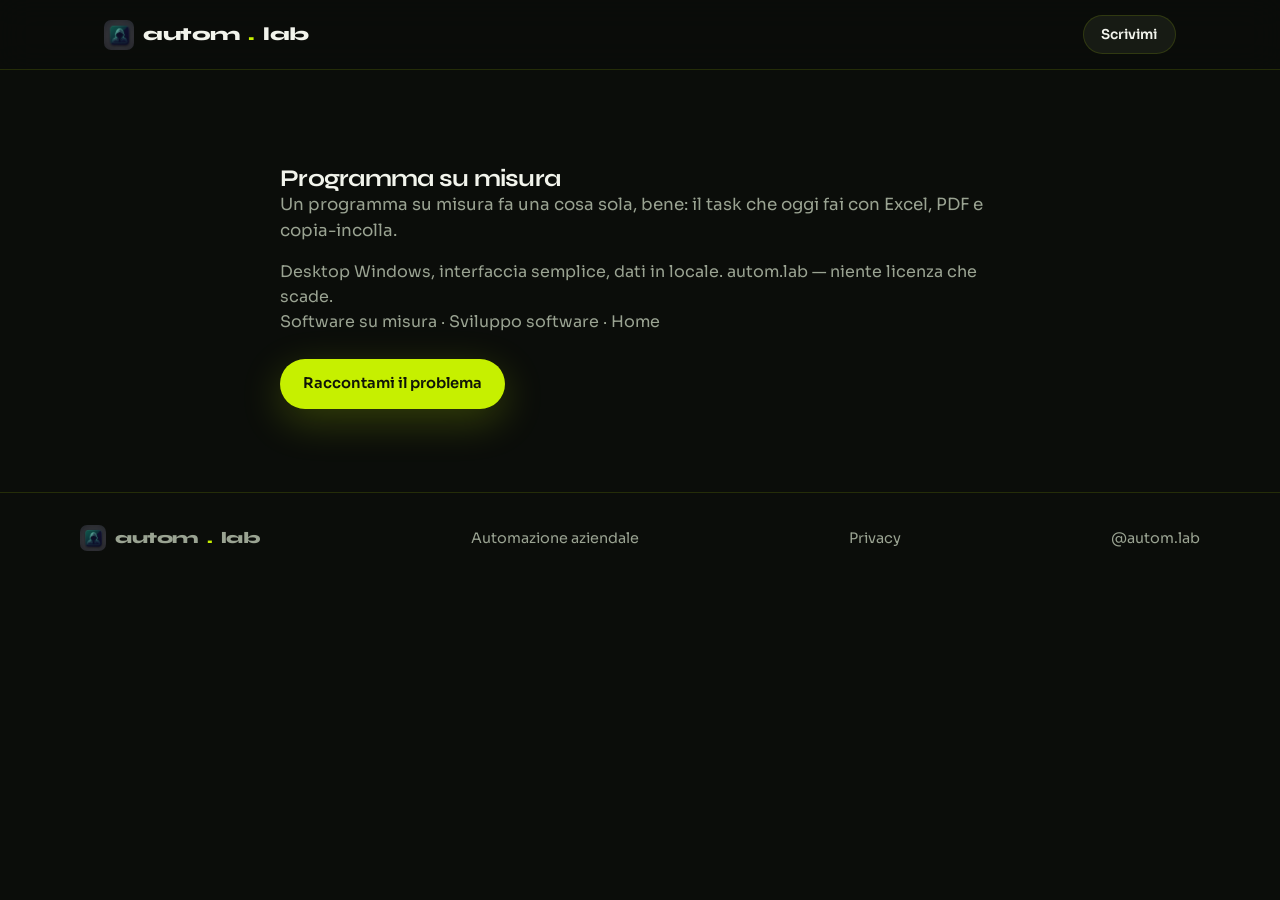
<file: programma-su-misura.html>
<!DOCTYPE html>
<html lang="it">
<head>
<meta charset="UTF-8">
<meta name="viewport" content="width=device-width, initial-scale=1.0">
<title>Programma Su Misura | autom.lab — Desktop Windows</title>
<meta name="description" content="Programma su misura con autom.lab: applicazioni Windows, utility e tool costruiti sul tuo lavoro quotidiano. Nessun abbonamento.">
<meta name="keywords" content="programma su misura, software su misura, software desktop, automazione aziendale, autom.lab">
<meta name="application-name" content="autom.lab">
<meta name="google-adsense-account" content="ca-pub-2556899149200560">
<link rel="canonical" href="https://rdagmr98.github.io/autom.lab/programma-su-misura.html">
<meta property="og:type" content="website">
<meta property="og:site_name" content="autom.lab">
<meta property="og:title" content="Programma Su Misura | autom.lab">
<meta property="og:url" content="https://rdagmr98.github.io/autom.lab/programma-su-misura.html">
<meta property="og:image" content="https://rdagmr98.github.io/autom.lab/assets/hero-illustration.png">
<link rel="icon" href="/autom.lab/favicon.ico" sizes="any">
<link rel="icon" href="/autom.lab/favicon.png" type="image/png" sizes="32x32">
<link rel="icon" href="/autom.lab/favicon.svg" type="image/svg+xml">
<link rel="apple-touch-icon" href="/autom.lab/apple-touch-icon.png" sizes="180x180">
<link rel="stylesheet" href="style.css?v=20260826a">
<link rel="preconnect" href="https://fonts.googleapis.com">
<link rel="preconnect" href="https://fonts.gstatic.com" crossorigin>
<link href="https://fonts.googleapis.com/css2?family=IBM+Plex+Mono:wght@400;500&family=Sora:wght@400;600&family=Syne:wght@600;700;800&display=swap" rel="stylesheet">
<script async src="https://pagead2.googlesyndication.com/pagead/js/adsbygoogle.js?client=ca-pub-2556899149200560" crossorigin="anonymous"></script>
</head>
<body>
<header class="nav">
  <div class="nav-inner">
    <a href="index.html" class="logo">
      <img class="logo-mark" src="assets/logo-mark.png" alt="" aria-hidden="true">
      autom<span class="dot">.</span>lab
    </a>
    <a href="https://www.instagram.com/autom.lab/" target="_blank" rel="noopener" class="btn btn-nav">Scrivimi</a>
  </div>
</header>
<main id="top">
  <section class="section" style="padding-top:6rem">
    <div class="section-inner narrow">
      <h1>Programma su misura</h1>
      <p class="lead">Un programma su misura fa una cosa sola, bene: il task che oggi fai con Excel, PDF e copia-incolla.</p>
      <p>Desktop Windows, interfaccia semplice, dati in locale. autom.lab — niente licenza che scade.</p>
      <p><a href="software-su-misura.html">Software su misura</a> · <a href="sviluppo-software.html">Sviluppo software</a> · <a href="index.html">Home</a></p>
      <a href="https://www.instagram.com/autom.lab/" target="_blank" rel="noopener" class="btn btn-primary" style="margin-top:1.5rem;display:inline-block">Raccontami il problema</a>
    </div>
  </section>
</main>
<footer class="footer">
  <div class="section-inner">
    <span class="logo small">
      <img class="logo-mark" src="assets/logo-mark.png" alt="" aria-hidden="true">
      autom<span class="dot">.</span>lab
    </span>
    <a href="automazione-aziendale.html">Automazione aziendale</a>
    <a href="privacy.html">Privacy</a>
    <a href="https://www.instagram.com/autom.lab/" target="_blank" rel="noopener">@autom.lab</a>
  </div>
</footer>
</body>
</html>
</file>
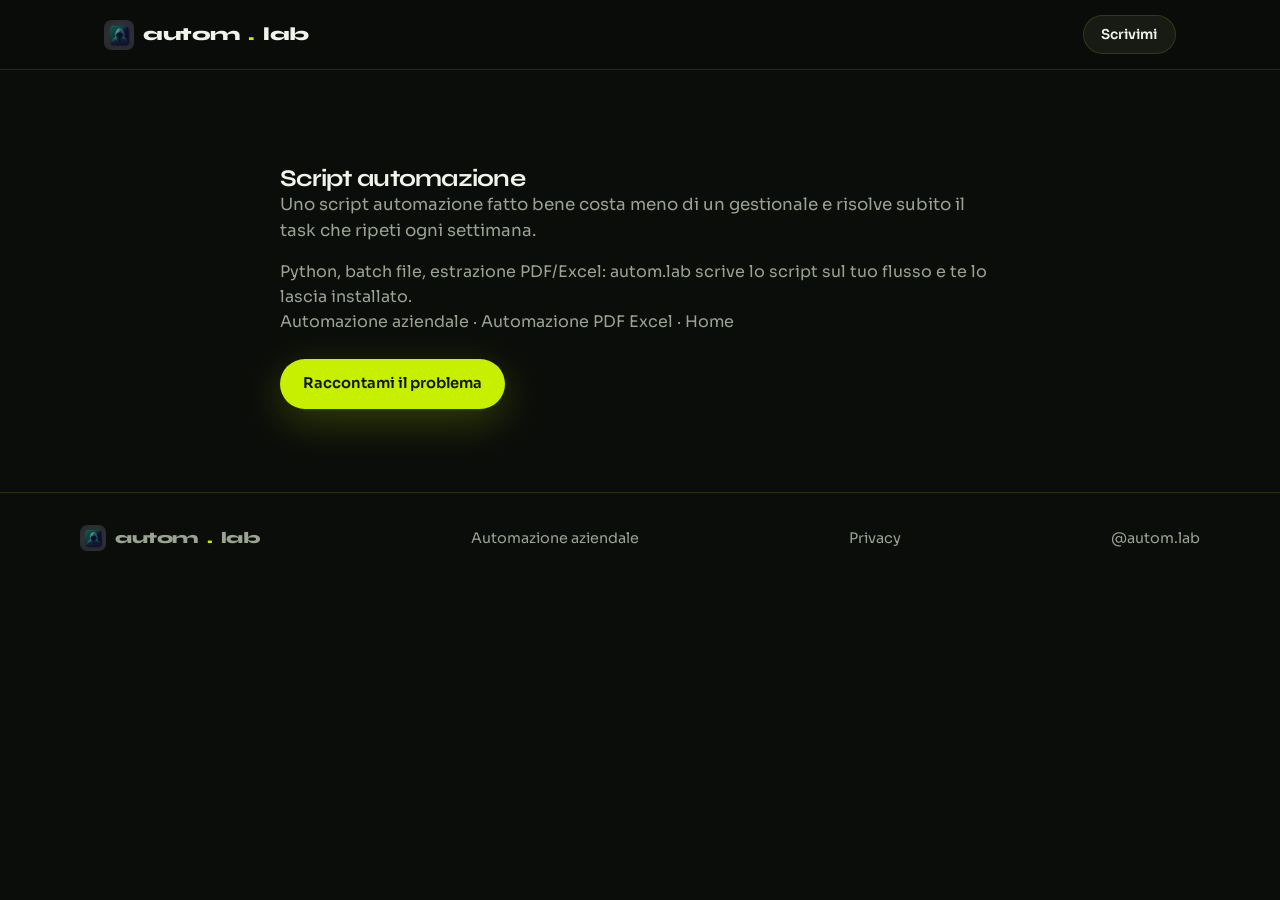
<file: script-automazione.html>
<!DOCTYPE html>
<html lang="it">
<head>
<meta charset="UTF-8">
<meta name="viewport" content="width=device-width, initial-scale=1.0">
<title>Script Automazione | autom.lab — Python e Task Ripetitivi</title>
<meta name="description" content="Script automazione con autom.lab: Python, batch, estrazione dati e task ripetitivi su misura. Veloce da costruire, tuo per sempre.">
<meta name="keywords" content="script automazione, automazione aziendale, automazione ufficio, automazione pdf, autom.lab">
<meta name="application-name" content="autom.lab">
<meta name="google-adsense-account" content="ca-pub-2556899149200560">
<link rel="canonical" href="https://rdagmr98.github.io/autom.lab/script-automazione.html">
<meta property="og:type" content="website">
<meta property="og:site_name" content="autom.lab">
<meta property="og:title" content="Script Automazione | autom.lab">
<meta property="og:url" content="https://rdagmr98.github.io/autom.lab/script-automazione.html">
<meta property="og:image" content="https://rdagmr98.github.io/autom.lab/assets/hero-illustration.png">
<link rel="icon" href="/autom.lab/favicon.ico" sizes="any">
<link rel="icon" href="/autom.lab/favicon.png" type="image/png" sizes="32x32">
<link rel="icon" href="/autom.lab/favicon.svg" type="image/svg+xml">
<link rel="apple-touch-icon" href="/autom.lab/apple-touch-icon.png" sizes="180x180">
<link rel="stylesheet" href="style.css?v=20260826a">
<link rel="preconnect" href="https://fonts.googleapis.com">
<link rel="preconnect" href="https://fonts.gstatic.com" crossorigin>
<link href="https://fonts.googleapis.com/css2?family=IBM+Plex+Mono:wght@400;500&family=Sora:wght@400;600&family=Syne:wght@600;700;800&display=swap" rel="stylesheet">
<script async src="https://pagead2.googlesyndication.com/pagead/js/adsbygoogle.js?client=ca-pub-2556899149200560" crossorigin="anonymous"></script>
</head>
<body>
<header class="nav">
  <div class="nav-inner">
    <a href="index.html" class="logo">
      <img class="logo-mark" src="assets/logo-mark.png" alt="" aria-hidden="true">
      autom<span class="dot">.</span>lab
    </a>
    <a href="https://www.instagram.com/autom.lab/" target="_blank" rel="noopener" class="btn btn-nav">Scrivimi</a>
  </div>
</header>
<main id="top">
  <section class="section" style="padding-top:6rem">
    <div class="section-inner narrow">
      <h1>Script automazione</h1>
      <p class="lead">Uno script automazione fatto bene costa meno di un gestionale e risolve subito il task che ripeti ogni settimana.</p>
      <p>Python, batch file, estrazione PDF/Excel: autom.lab scrive lo script sul tuo flusso e te lo lascia installato.</p>
      <p><a href="automazione-aziendale.html">Automazione aziendale</a> · <a href="automazione-pdf-excel.html">Automazione PDF Excel</a> · <a href="index.html">Home</a></p>
      <a href="https://www.instagram.com/autom.lab/" target="_blank" rel="noopener" class="btn btn-primary" style="margin-top:1.5rem;display:inline-block">Raccontami il problema</a>
    </div>
  </section>
</main>
<footer class="footer">
  <div class="section-inner">
    <span class="logo small">
      <img class="logo-mark" src="assets/logo-mark.png" alt="" aria-hidden="true">
      autom<span class="dot">.</span>lab
    </span>
    <a href="automazione-aziendale.html">Automazione aziendale</a>
    <a href="privacy.html">Privacy</a>
    <a href="https://www.instagram.com/autom.lab/" target="_blank" rel="noopener">@autom.lab</a>
  </div>
</footer>
</body>
</html>
</file>
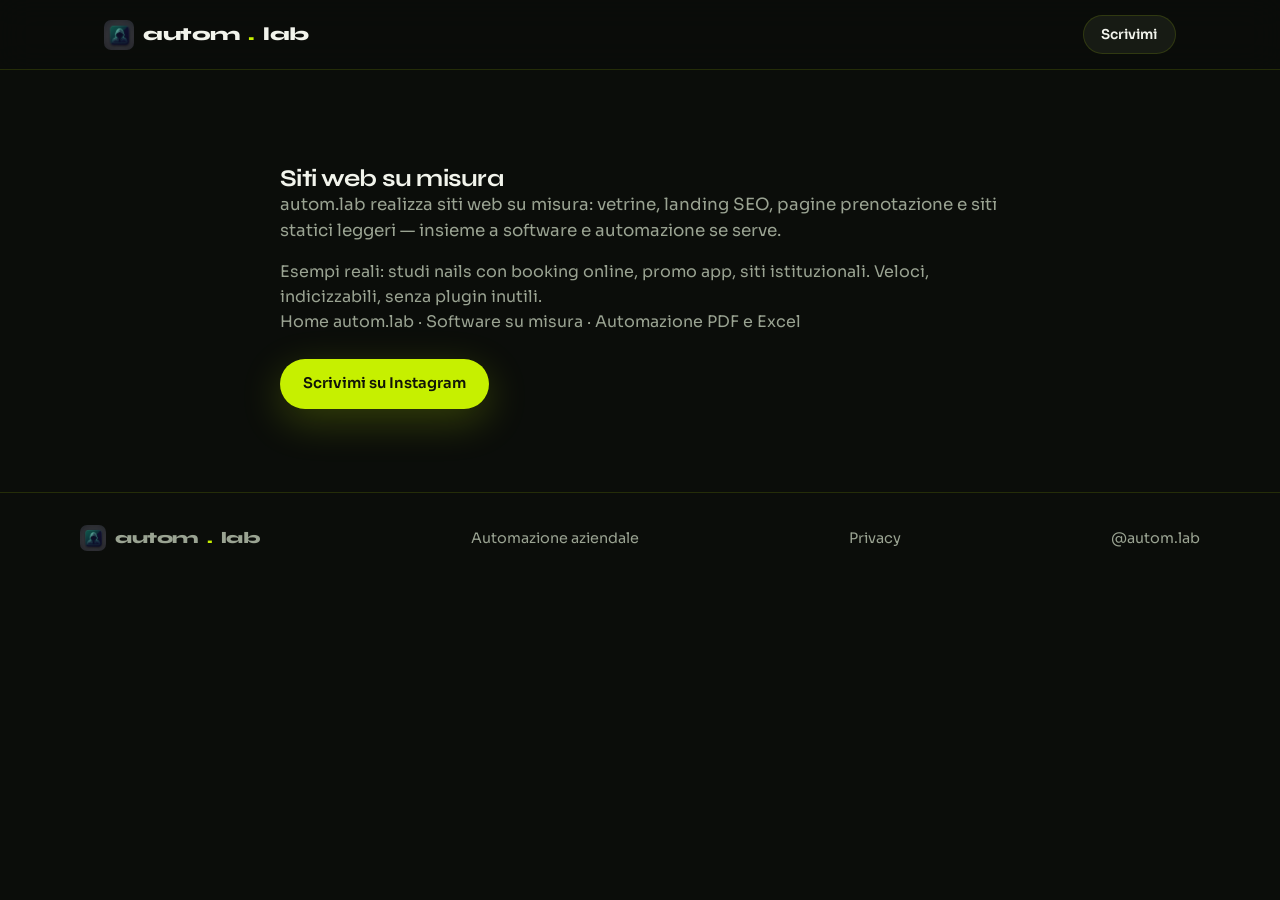
<file: siti-web-su-misura.html>
<!DOCTYPE html>
<html lang="it">
<head>
<meta charset="UTF-8">
<meta name="viewport" content="width=device-width, initial-scale=1.0">
<title>Siti Web Su Misura | autom.lab — Landing e Vetrine</title>
<meta name="description" content="Siti web su misura con autom.lab: landing page, vetrine, prenotazioni online e siti statici veloci. Anche automazione e software desktop.">
<meta name="keywords" content="siti web su misura, sito web aziendale, landing page, sito vetrina, web design su misura, autom.lab, automlab, siti web roma">
<meta name="application-name" content="autom.lab">
<meta name="google-adsense-account" content="ca-pub-2556899149200560">
<link rel="canonical" href="https://rdagmr98.github.io/autom.lab/siti-web-su-misura.html">
<meta property="og:type" content="website">
<meta property="og:site_name" content="autom.lab">
<meta property="og:title" content="Siti Web Su Misura | autom.lab">
<meta property="og:url" content="https://rdagmr98.github.io/autom.lab/siti-web-su-misura.html">
<meta property="og:image" content="https://rdagmr98.github.io/autom.lab/assets/hero-illustration.png">
<link rel="icon" href="/autom.lab/favicon.ico" sizes="any">
<link rel="icon" href="/autom.lab/favicon.png" type="image/png" sizes="32x32">
<link rel="icon" href="/autom.lab/favicon.svg" type="image/svg+xml">
<link rel="apple-touch-icon" href="/autom.lab/apple-touch-icon.png" sizes="180x180">
<link rel="stylesheet" href="style.css?v=20260826a">
<link rel="preconnect" href="https://fonts.googleapis.com">
<link rel="preconnect" href="https://fonts.gstatic.com" crossorigin>
<link href="https://fonts.googleapis.com/css2?family=IBM+Plex+Mono:wght@400;500&family=Sora:wght@400;600&family=Syne:wght@600;700;800&display=swap" rel="stylesheet">
<script async src="https://pagead2.googlesyndication.com/pagead/js/adsbygoogle.js?client=ca-pub-2556899149200560" crossorigin="anonymous"></script>
</head>
<body>
<header class="nav">
  <div class="nav-inner">
    <a href="index.html" class="logo">
      <img class="logo-mark" src="assets/logo-mark.png" alt="" aria-hidden="true">
      autom<span class="dot">.</span>lab
    </a>
    <a href="https://www.instagram.com/autom.lab/" target="_blank" rel="noopener" class="btn btn-nav">Scrivimi</a>
  </div>
</header>
<main id="top">
  <section class="section" style="padding-top:6rem">
    <div class="section-inner narrow">
      <h1>Siti web su misura</h1>
      <p class="lead">autom.lab realizza siti web su misura: vetrine, landing SEO, pagine prenotazione e siti statici leggeri — insieme a software e automazione se serve.</p>
      <p>Esempi reali: studi nails con booking online, promo app, siti istituzionali. Veloci, indicizzabili, senza plugin inutili.</p>
      <p><a href="index.html">Home autom.lab</a> · <a href="software-su-misura.html">Software su misura</a> · <a href="automazione-pdf-excel.html">Automazione PDF e Excel</a></p>
      <a href="https://www.instagram.com/autom.lab/" target="_blank" rel="noopener" class="btn btn-primary" style="margin-top:1.5rem;display:inline-block">Scrivimi su Instagram</a>
    </div>
  </section>
</main>
<footer class="footer">
  <div class="section-inner">
    <span class="logo small">
      <img class="logo-mark" src="assets/logo-mark.png" alt="" aria-hidden="true">
      autom<span class="dot">.</span>lab
    </span>
    <a href="automazione-aziendale.html">Automazione aziendale</a>
    <a href="privacy.html">Privacy</a>
    <a href="https://www.instagram.com/autom.lab/" target="_blank" rel="noopener">@autom.lab</a>
  </div>
</footer>
</body>
</html>
</file>
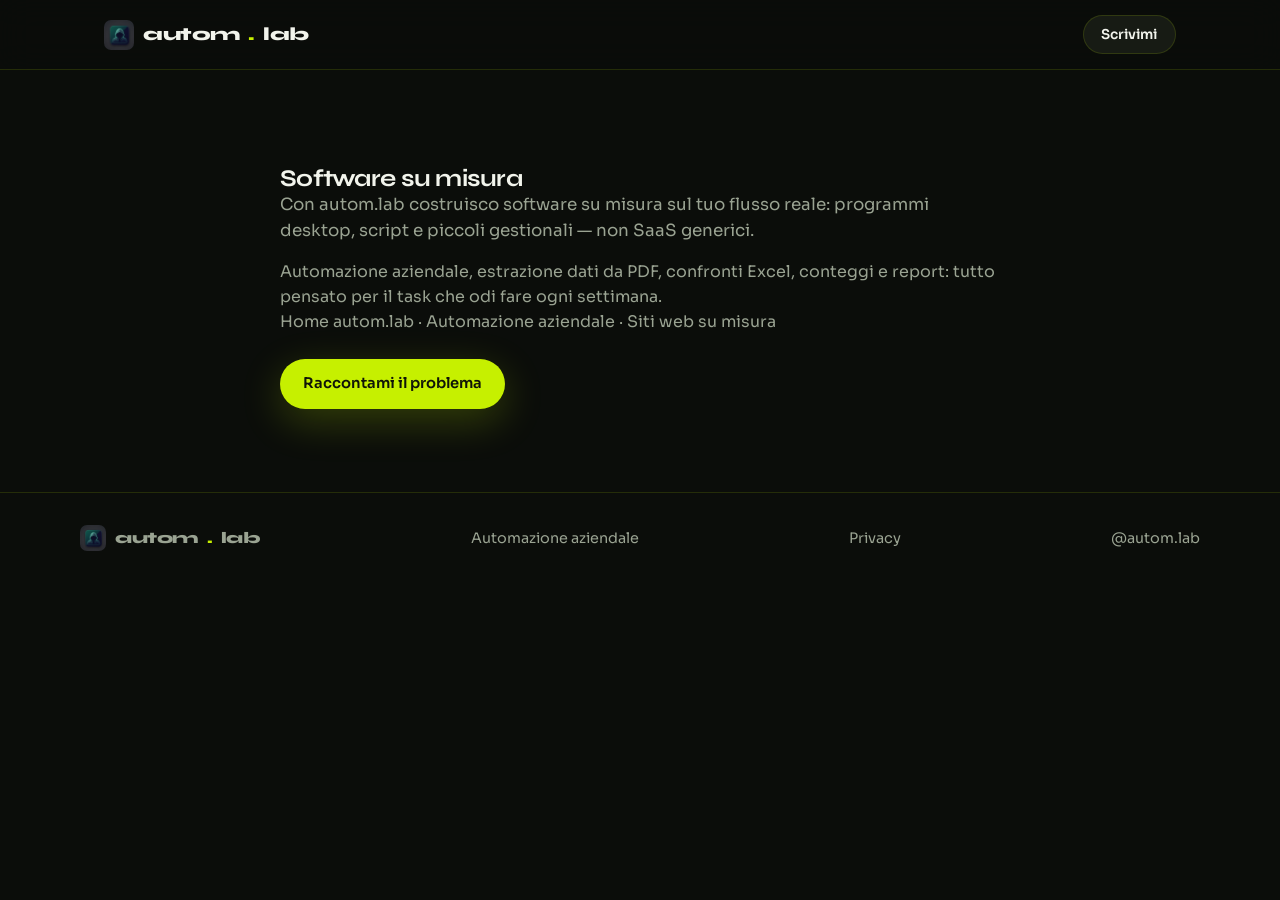
<file: software-su-misura.html>
<!DOCTYPE html>
<html lang="it">
<head>
<meta charset="UTF-8">
<meta name="viewport" content="width=device-width, initial-scale=1.0">
<title>Software Su Misura | autom.lab — Programmi Desktop e Script</title>
<meta name="description" content="Software su misura con autom.lab: programmi Windows, script e automazione aziendale su PDF, Excel e task ripetitivi. Niente abbonamenti generici.">
<meta name="keywords" content="software su misura, programma su misura, software desktop, automazione aziendale, script automazione, autom.lab, automlab, gestionale su misura">
<meta name="application-name" content="autom.lab">
<meta name="google-adsense-account" content="ca-pub-2556899149200560">
<link rel="canonical" href="https://rdagmr98.github.io/autom.lab/software-su-misura.html">
<meta property="og:type" content="website">
<meta property="og:site_name" content="autom.lab">
<meta property="og:title" content="Software Su Misura | autom.lab">
<meta property="og:url" content="https://rdagmr98.github.io/autom.lab/software-su-misura.html">
<meta property="og:image" content="https://rdagmr98.github.io/autom.lab/assets/hero-illustration.png">
<link rel="icon" href="/autom.lab/favicon.ico" sizes="any">
<link rel="icon" href="/autom.lab/favicon.png" type="image/png" sizes="32x32">
<link rel="icon" href="/autom.lab/favicon.svg" type="image/svg+xml">
<link rel="apple-touch-icon" href="/autom.lab/apple-touch-icon.png" sizes="180x180">
<link rel="stylesheet" href="style.css?v=20260826a">
<link rel="preconnect" href="https://fonts.googleapis.com">
<link rel="preconnect" href="https://fonts.gstatic.com" crossorigin>
<link href="https://fonts.googleapis.com/css2?family=IBM+Plex+Mono:wght@400;500&family=Sora:wght@400;600&family=Syne:wght@600;700;800&display=swap" rel="stylesheet">
<script async src="https://pagead2.googlesyndication.com/pagead/js/adsbygoogle.js?client=ca-pub-2556899149200560" crossorigin="anonymous"></script>
</head>
<body>
<header class="nav">
  <div class="nav-inner">
    <a href="index.html" class="logo">
      <img class="logo-mark" src="assets/logo-mark.png" alt="" aria-hidden="true">
      autom<span class="dot">.</span>lab
    </a>
    <a href="https://www.instagram.com/autom.lab/" target="_blank" rel="noopener" class="btn btn-nav">Scrivimi</a>
  </div>
</header>
<main id="top">
  <section class="section" style="padding-top:6rem">
    <div class="section-inner narrow">
      <h1>Software su misura</h1>
      <p class="lead">Con autom.lab costruisco software su misura sul tuo flusso reale: programmi desktop, script e piccoli gestionali — non SaaS generici.</p>
      <p>Automazione aziendale, estrazione dati da PDF, confronti Excel, conteggi e report: tutto pensato per il task che odi fare ogni settimana.</p>
      <p><a href="index.html">Home autom.lab</a> · <a href="automazione-aziendale.html">Automazione aziendale</a> · <a href="siti-web-su-misura.html">Siti web su misura</a></p>
      <a href="https://www.instagram.com/autom.lab/" target="_blank" rel="noopener" class="btn btn-primary" style="margin-top:1.5rem;display:inline-block">Raccontami il problema</a>
    </div>
  </section>
</main>
<footer class="footer">
  <div class="section-inner">
    <span class="logo small">
      <img class="logo-mark" src="assets/logo-mark.png" alt="" aria-hidden="true">
      autom<span class="dot">.</span>lab
    </span>
    <a href="automazione-aziendale.html">Automazione aziendale</a>
    <a href="privacy.html">Privacy</a>
    <a href="https://www.instagram.com/autom.lab/" target="_blank" rel="noopener">@autom.lab</a>
  </div>
</footer>
</body>
</html>
</file>
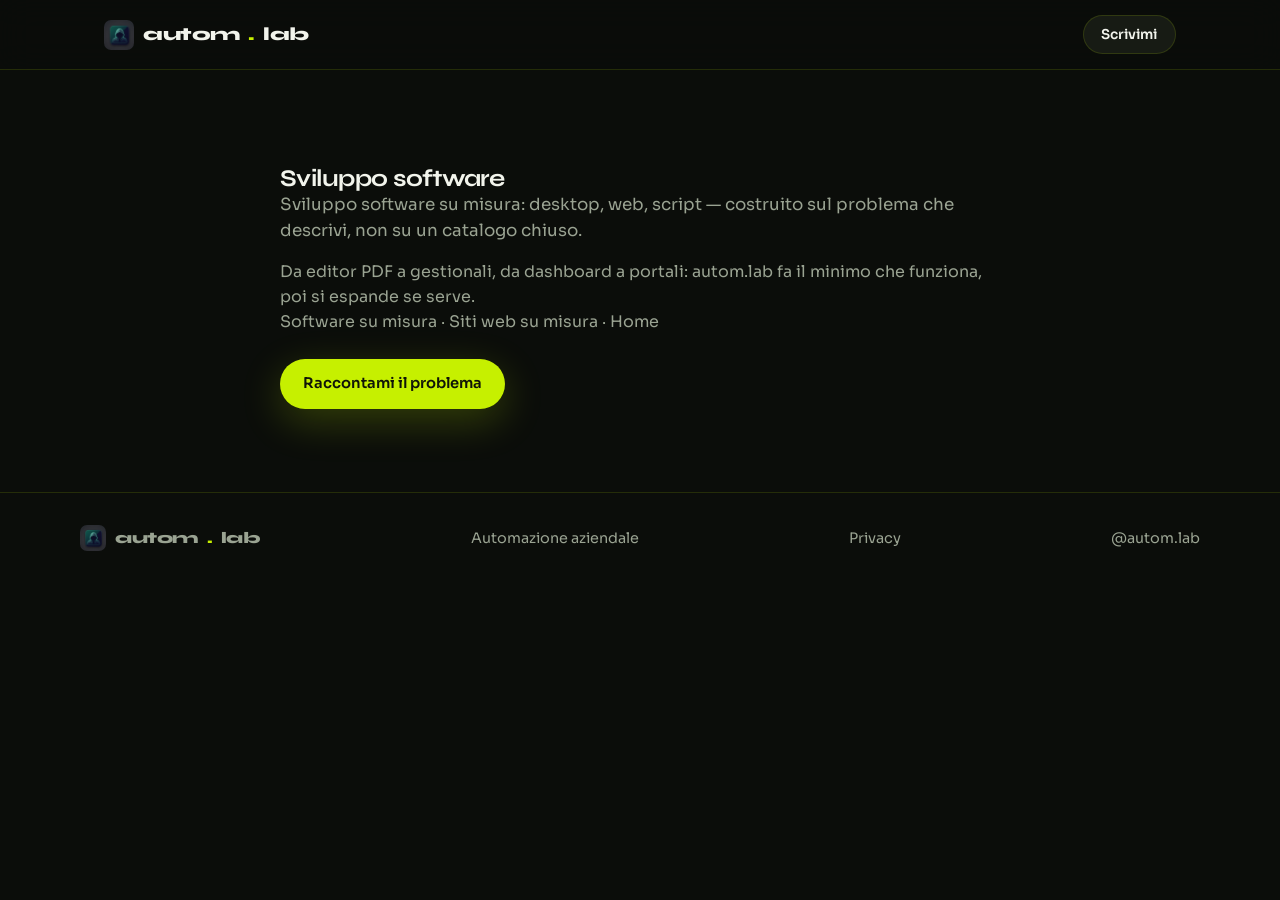
<file: sviluppo-software.html>
<!DOCTYPE html>
<html lang="it">
<head>
<meta charset="UTF-8">
<meta name="viewport" content="width=device-width, initial-scale=1.0">
<title>Sviluppo Software | autom.lab — Desktop e Web</title>
<meta name="description" content="Sviluppo software con autom.lab: programmi Windows, web app, script e automazioni su misura. Il tuo flusso, non un template.">
<meta name="keywords" content="sviluppo software, software su misura, programma su misura, automazione aziendale, autom.lab">
<meta name="application-name" content="autom.lab">
<meta name="google-adsense-account" content="ca-pub-2556899149200560">
<link rel="canonical" href="https://rdagmr98.github.io/autom.lab/sviluppo-software.html">
<meta property="og:type" content="website">
<meta property="og:site_name" content="autom.lab">
<meta property="og:title" content="Sviluppo Software | autom.lab">
<meta property="og:url" content="https://rdagmr98.github.io/autom.lab/sviluppo-software.html">
<meta property="og:image" content="https://rdagmr98.github.io/autom.lab/assets/hero-illustration.png">
<link rel="icon" href="/autom.lab/favicon.ico" sizes="any">
<link rel="icon" href="/autom.lab/favicon.png" type="image/png" sizes="32x32">
<link rel="icon" href="/autom.lab/favicon.svg" type="image/svg+xml">
<link rel="apple-touch-icon" href="/autom.lab/apple-touch-icon.png" sizes="180x180">
<link rel="stylesheet" href="style.css?v=20260826a">
<link rel="preconnect" href="https://fonts.googleapis.com">
<link rel="preconnect" href="https://fonts.gstatic.com" crossorigin>
<link href="https://fonts.googleapis.com/css2?family=IBM+Plex+Mono:wght@400;500&family=Sora:wght@400;600&family=Syne:wght@600;700;800&display=swap" rel="stylesheet">
<script async src="https://pagead2.googlesyndication.com/pagead/js/adsbygoogle.js?client=ca-pub-2556899149200560" crossorigin="anonymous"></script>
</head>
<body>
<header class="nav">
  <div class="nav-inner">
    <a href="index.html" class="logo">
      <img class="logo-mark" src="assets/logo-mark.png" alt="" aria-hidden="true">
      autom<span class="dot">.</span>lab
    </a>
    <a href="https://www.instagram.com/autom.lab/" target="_blank" rel="noopener" class="btn btn-nav">Scrivimi</a>
  </div>
</header>
<main id="top">
  <section class="section" style="padding-top:6rem">
    <div class="section-inner narrow">
      <h1>Sviluppo software</h1>
      <p class="lead">Sviluppo software su misura: desktop, web, script — costruito sul problema che descrivi, non su un catalogo chiuso.</p>
      <p>Da editor PDF a gestionali, da dashboard a portali: autom.lab fa il minimo che funziona, poi si espande se serve.</p>
      <p><a href="software-su-misura.html">Software su misura</a> · <a href="siti-web-su-misura.html">Siti web su misura</a> · <a href="index.html">Home</a></p>
      <a href="https://www.instagram.com/autom.lab/" target="_blank" rel="noopener" class="btn btn-primary" style="margin-top:1.5rem;display:inline-block">Raccontami il problema</a>
    </div>
  </section>
</main>
<footer class="footer">
  <div class="section-inner">
    <span class="logo small">
      <img class="logo-mark" src="assets/logo-mark.png" alt="" aria-hidden="true">
      autom<span class="dot">.</span>lab
    </span>
    <a href="automazione-aziendale.html">Automazione aziendale</a>
    <a href="privacy.html">Privacy</a>
    <a href="https://www.instagram.com/autom.lab/" target="_blank" rel="noopener">@autom.lab</a>
  </div>
</footer>
</body>
</html>
</file>
<file: style.css>
:root {
  --bg: #0b0d0a;
  --bg-elev: #121510;
  --panel: #171b14;
  --line: rgba(198, 240, 0, 0.14);
  --ink: #f2f4ec;
  --dim: #9aa392;
  --volt: #c6f000;
  --volt-ink: #101408;
  --copper: #d4a574;
  --max: 1120px;
  --ease: cubic-bezier(0.22, 1, 0.36, 1);
}

*, *::before, *::after { box-sizing: border-box; margin: 0; padding: 0; }

html { scroll-behavior: smooth; }

body {
  background: var(--bg);
  color: var(--ink);
  font-family: "Sora", system-ui, sans-serif;
  font-weight: 400;
  line-height: 1.55;
  -webkit-font-smoothing: antialiased;
  overflow-x: hidden;
}

h1, h2, h3 {
  font-family: "Syne", sans-serif;
  font-weight: 700;
  letter-spacing: -0.03em;
  line-height: 1.08;
}
h2 { font-size: clamp(1.85rem, 4vw, 2.75rem); margin-bottom: 0.9rem; }
h3 { font-size: 1.12rem; margin-bottom: 0.35rem; }
p { color: var(--dim); }
em { color: var(--ink); font-style: normal; font-weight: 600; }
a { color: inherit; text-decoration: none; }
code, .mono { font-family: "IBM Plex Mono", ui-monospace, monospace; }

#fx {
  position: fixed; inset: 0; z-index: 0; pointer-events: none;
  opacity: 0.85;
}

.grain {
  position: fixed; inset: 0; z-index: 2; pointer-events: none;
  opacity: 0.07;
  mix-blend-mode: overlay;
  background-image: url("data:image/svg+xml,%3Csvg viewBox='0 0 200 200' xmlns='http://www.w3.org/2000/svg'%3E%3Cfilter id='n'%3E%3CfeTurbulence type='fractalNoise' baseFrequency='0.85' numOctaves='4' stitchTiles='stitch'/%3E%3C/filter%3E%3Crect width='100%25' height='100%25' filter='url(%23n)'/%3E%3C/svg%3E");
}

.cursor-glow {
  position: fixed; top: 0; left: 0; z-index: 1; pointer-events: none;
  width: 420px; height: 420px; border-radius: 50%;
  background: radial-gradient(circle, rgba(198, 240, 0, 0.14), transparent 68%);
  opacity: 0; transition: opacity 0.4s ease;
  will-change: transform;
}
.cursor-glow.on { opacity: 1; }

.page { position: relative; z-index: 3; }

.logo {
  display: inline-flex;
  align-items: center;
  gap: 0.55rem;
  font-family: "Syne", sans-serif;
  font-weight: 800;
  font-size: 1.15rem;
  letter-spacing: -0.03em;
}
.logo.small { color: var(--dim); font-size: 1rem; }
.dot { color: var(--volt); }
.logo-mark {
  width: 1.65em; height: 1.65em; flex-shrink: 0;
  object-fit: cover; border-radius: 7px;
}

.nav {
  position: sticky; top: 0; z-index: 40;
  background: rgba(11, 13, 10, 0.72);
  backdrop-filter: blur(16px) saturate(1.2);
  border-bottom: 1px solid var(--line);
}
.nav-inner {
  max-width: var(--max);
  margin: 0 auto;
  padding: 0.95rem 1.5rem;
  display: flex;
  align-items: center;
  justify-content: space-between;
  gap: 1rem;
}
.nav-links {
  display: flex; align-items: center; gap: 1.4rem;
  list-style: none; font-size: 0.82rem; color: var(--dim);
}
.nav-links a:hover { color: var(--ink); }
@media (max-width: 720px) {
  .nav-links { display: none; }
}

.btn {
  display: inline-flex; align-items: center; justify-content: center;
  padding: 0.85rem 1.45rem;
  border-radius: 999px;
  font-weight: 600;
  font-size: 0.92rem;
  border: none;
  cursor: pointer;
  transition: transform 0.25s var(--ease), box-shadow 0.25s var(--ease), background 0.2s ease;
}
.btn:hover { transform: translateY(-2px); }
.btn[data-magnetic] { transition: transform 0.2s var(--ease), box-shadow 0.25s var(--ease); }
.btn-primary {
  background: var(--volt);
  color: var(--volt-ink);
  box-shadow: 0 12px 40px rgba(198, 240, 0, 0.22);
}
.btn-primary:hover { box-shadow: 0 16px 48px rgba(198, 240, 0, 0.32); }
.btn-ghost {
  border: 1px solid var(--line);
  background: rgba(255,255,255,0.03);
  color: var(--ink);
}
.btn-ghost:hover { border-color: rgba(198, 240, 0, 0.35); }
.btn-nav {
  padding: 0.5rem 1.1rem;
  background: var(--panel);
  border: 1px solid var(--line);
  font-size: 0.85rem;
  border-radius: 999px;
}
.btn-nav:hover { border-color: rgba(198, 240, 0, 0.4); }

/* —— HERO —— */
.hero {
  position: relative;
  min-height: min(100svh, 920px);
  display: grid;
  align-items: center;
  padding: 5.5rem 1.5rem 4rem;
  overflow: hidden;
}
.hero-grid {
  max-width: var(--max);
  margin: 0 auto;
  width: 100%;
  display: grid;
  grid-template-columns: 1.05fr 0.95fr;
  gap: 2.5rem;
  align-items: center;
}
.eyebrow {
  color: var(--volt);
  font-weight: 600;
  font-size: 0.85rem;
  text-transform: uppercase;
  letter-spacing: 0.1em;
  margin-bottom: 1rem;
}
.hero h1 {
  font-size: clamp(2.1rem, 5vw, 3.4rem);
  font-weight: 700;
  letter-spacing: -0.03em;
  max-width: 14ch;
  margin-bottom: 1.1rem;
  color: var(--ink);
}
.hero h1 .dot { color: var(--volt); }
.hero-sub {
  font-size: 1.08rem;
  max-width: 34rem;
  margin-bottom: 1.8rem;
}
.hero-cta { display: flex; flex-wrap: wrap; gap: 0.85rem; }

.stage-wrap {
  perspective: 1400px;
  min-height: 420px;
  display: grid;
  place-items: center;
}
.stage {
  position: relative;
  width: min(100%, 440px);
  height: 380px;
  transform-style: preserve-3d;
  transform: rotateX(12deg) rotateY(-18deg);
  transition: transform 0.35s var(--ease);
  will-change: transform;
}
.panel3d {
  position: absolute;
  border-radius: 14px;
  border: 1px solid rgba(198, 240, 0, 0.18);
  background: linear-gradient(160deg, #1c2218 0%, #12150f 100%);
  box-shadow:
    0 30px 60px rgba(0, 0, 0, 0.45),
    inset 0 1px 0 rgba(255, 255, 255, 0.06);
  overflow: hidden;
  transform-style: preserve-3d;
}
.panel3d .chrome {
  display: flex; align-items: center; gap: 0.35rem;
  padding: 0.55rem 0.75rem;
  border-bottom: 1px solid rgba(255,255,255,0.06);
  font-size: 0.68rem;
  color: var(--dim);
  font-family: "IBM Plex Mono", monospace;
}
.panel3d .dotrow span {
  width: 7px; height: 7px; border-radius: 50%;
  display: inline-block; background: #3a4034;
}
.panel3d .dotrow span:nth-child(1) { background: #ff5c5c; }
.panel3d .dotrow span:nth-child(2) { background: #ffc14d; }
.panel3d .dotrow span:nth-child(3) { background: #6bd968; }
.panel3d .body { padding: 0.85rem 0.95rem; font-size: 0.72rem; line-height: 1.55; }
.panel3d .body .kw { color: var(--volt); }
.panel3d .body .str { color: var(--copper); }
.panel3d .body .cmt { color: #5f6758; }
.p-code {
  width: 78%; height: 72%;
  left: 0; top: 8%;
  z-index: 1;
  animation: floatA 7s ease-in-out infinite;
}
.p-sheet {
  width: 62%; height: 58%;
  right: 0; bottom: 4%;
  z-index: 2;
  animation: floatB 8s ease-in-out infinite;
}
.p-web {
  width: 54%; height: 48%;
  left: 22%; bottom: 18%;
  z-index: 3;
  border-color: rgba(212, 165, 116, 0.35);
  animation: floatC 6.5s ease-in-out infinite;
}
.sheet-grid {
  display: grid;
  grid-template-columns: repeat(4, 1fr);
  gap: 3px;
}
.sheet-grid i {
  display: block; height: 14px; border-radius: 3px;
  background: rgba(198, 240, 0, 0.08);
}
.sheet-grid i.on { background: rgba(198, 240, 0, 0.35); }
.sheet-grid i.mid { background: rgba(212, 165, 116, 0.35); }
.web-bar {
  height: 10px; border-radius: 999px;
  background: rgba(255,255,255,0.06); margin-bottom: 0.55rem;
}
.web-bar::after {
  content: ""; display: block; width: 42%; height: 100%;
  border-radius: inherit; background: rgba(198, 240, 0, 0.45);
}
.web-blocks { display: grid; grid-template-columns: 1fr 1fr; gap: 6px; }
.web-blocks b {
  display: block; height: 42px; border-radius: 8px;
  background: rgba(255,255,255,0.04);
  border: 1px solid rgba(255,255,255,0.05);
}
@keyframes floatA {
  0%, 100% { transform: translateZ(20px) translateY(0); }
  50% { transform: translateZ(28px) translateY(-10px); }
}
@keyframes floatB {
  0%, 100% { transform: translateZ(40px) translateY(0) rotateY(-4deg); }
  50% { transform: translateZ(52px) translateY(-8px) rotateY(-2deg); }
}
@keyframes floatC {
  0%, 100% { transform: translateZ(60px) translateY(0); }
  50% { transform: translateZ(72px) translateY(-12px); }
}

.gallery-wrap {
  position: relative;
  margin-top: 1.5rem;
  height: min(560px, 72vh);
  border-radius: 20px;
  border: 1px solid var(--line);
  overflow: hidden;
  background: radial-gradient(ellipse 60% 50% at 50% 45%, rgba(198, 240, 0, 0.07), transparent 70%);
  cursor: grab;
  touch-action: none;
}
.gallery-wrap.fallback::after {
  content: "Apri su un browser aggiornato per la galleria 3D";
  position: absolute;
  inset: 0;
  display: grid;
  place-items: center;
  color: var(--dim);
  font-size: 0.9rem;
  text-align: center;
  padding: 1rem;
}
#gallery3d { width: 100%; height: 100%; display: block; }
.gallery-hint {
  position: absolute; left: 0; right: 0; bottom: 0.9rem;
  text-align: center;
  font-size: 0.75rem;
  color: var(--dim);
  pointer-events: none;
  font-family: "IBM Plex Mono", monospace;
  letter-spacing: 0.06em;
}
.offer-note { margin-top: 1.2rem; max-width: 40rem; }
.pc-visual {
  display: block;
  width: min(100%, 480px);
  height: auto;
  aspect-ratio: 942 / 526;
  object-fit: contain;
  margin: 1.75rem auto 0;
  border-radius: 14px;
  border: 1px solid var(--line);
}

.reveal {
  opacity: 0;
  transform: translateY(28px);
  transition: opacity 0.7s var(--ease), transform 0.7s var(--ease);
}
.reveal.in { opacity: 1; transform: none; }

.strip {
  border-block: 1px solid var(--line);
  background: linear-gradient(90deg, transparent, rgba(198, 240, 0, 0.04), transparent);
}
.strip-inner {
  max-width: var(--max);
  margin: 0 auto;
  padding: 2rem 1.5rem;
  display: grid;
  grid-template-columns: repeat(3, 1fr);
  gap: 1.4rem;
}
.strip-item strong {
  display: block;
  font-family: "Syne", sans-serif;
  color: var(--volt);
  font-size: 1.05rem;
  margin-bottom: 0.25rem;
}
.strip-item span { color: var(--dim); font-size: 0.9rem; }

.marquee {
  overflow: hidden;
  border-bottom: 1px solid var(--line);
  background: rgba(198, 240, 0, 0.03);
  padding: 0.85rem 0;
  mask-image: linear-gradient(90deg, transparent, #000 8%, #000 92%, transparent);
}
.marquee-track {
  display: flex; gap: 2.4rem; width: max-content;
  animation: marquee 32s linear infinite;
  font-family: "IBM Plex Mono", monospace;
  font-size: 0.78rem;
  letter-spacing: 0.12em;
  text-transform: uppercase;
  color: var(--dim);
}
.marquee-track span { white-space: nowrap; }
.marquee-track span::before {
  content: "◆";
  color: var(--volt);
  margin-right: 2.4rem;
  font-size: 0.55rem;
  vertical-align: middle;
}
@keyframes marquee {
  from { transform: translateX(0); }
  to { transform: translateX(-50%); }
}

.section { padding: 5.2rem 1.5rem; }
.section.alt {
  background:
    radial-gradient(ellipse 60% 50% at 80% 0%, rgba(198, 240, 0, 0.06), transparent 60%),
    var(--bg-elev);
}
.section-inner { max-width: var(--max); margin: 0 auto; }
.section-inner.narrow { max-width: 720px; }
.section-inner.center { text-align: center; }
.lead { font-size: 1.05rem; margin-bottom: 1rem; }
.kicker {
  display: inline-block;
  font-family: "IBM Plex Mono", monospace;
  font-size: 0.72rem;
  letter-spacing: 0.14em;
  text-transform: uppercase;
  color: var(--volt);
  margin-bottom: 0.85rem;
}

.grid {
  display: grid;
  grid-template-columns: repeat(auto-fit, minmax(250px, 1fr));
  gap: 1rem;
  margin-top: 2.2rem;
}
.card {
  background: var(--panel);
  border: 1px solid var(--line);
  border-radius: 16px;
  padding: 1.45rem;
  transition: transform 0.3s var(--ease), border-color 0.2s ease;
}
.card:hover {
  transform: translateY(-4px);
  border-color: rgba(198, 240, 0, 0.3);
}
.card-open { border-style: dashed; }
.card-icon {
  width: 36px; height: 36px;
  color: var(--volt);
  margin-bottom: 0.85rem;
}
.card-icon svg { width: 100%; height: 100%; }
.card p { font-size: 0.9rem; }

.no-limit {
  background:
    linear-gradient(180deg, transparent, rgba(198, 240, 0, 0.05)),
    var(--bg);
  border-block: 1px solid var(--line);
}
.no-limit h2 { color: var(--volt); }
.section-visual {
  display: block;
  width: 100%;
  max-width: 520px;
  margin: 2.2rem auto 0;
  border-radius: 16px;
  border: 1px solid var(--line);
}

.steps { list-style: none; display: flex; flex-direction: column; gap: 1.5rem; margin-top: 2rem; }
.steps li { display: flex; gap: 1.1rem; align-items: flex-start; }
.step-num {
  flex-shrink: 0;
  width: 2.3rem; height: 2.3rem;
  border-radius: 10px;
  background: rgba(198, 240, 0, 0.1);
  border: 1px solid rgba(198, 240, 0, 0.35);
  color: var(--volt);
  display: grid; place-items: center;
  font-family: "Syne", sans-serif;
  font-weight: 700;
}
.steps p { font-size: 0.92rem; }

.cta-final {
  padding: 6rem 1.5rem;
  text-align: center;
  background:
    radial-gradient(ellipse 50% 60% at 50% 100%, rgba(198, 240, 0, 0.12), transparent 65%);
}
.cta-final h2 { margin-bottom: 0.55rem; }
.cta-final .btn { margin-top: 1.4rem; }

.footer {
  border-top: 1px solid var(--line);
  padding: 2rem 1.5rem;
}
.footer .section-inner {
  display: flex; align-items: center; justify-content: space-between;
  flex-wrap: wrap; gap: 1rem;
}
.footer a { color: var(--dim); font-size: 0.9rem; }
.footer a:hover { color: var(--volt); }

@media (max-width: 900px) {
  .hero-grid { grid-template-columns: 1fr; }
  .stage-wrap { order: -1; min-height: 340px; }
  .stage { height: 320px; transform: rotateX(10deg) rotateY(-12deg) scale(0.92); }
  .gallery-wrap { height: min(420px, 62vh); }
  .strip-inner { grid-template-columns: 1fr; }
  .hero h1 { max-width: none; }
  .pc-visual { width: min(100%, 320px); }
}
@media (max-width: 640px) {
  .hero { padding: 4rem 1.2rem 3rem; min-height: auto; }
  .section { padding: 3.5rem 1.2rem; }
}
@media (prefers-reduced-motion: reduce) {
  *, *::before, *::after {
    animation: none !important;
    transition: none !important;
  }
  .reveal { opacity: 1; transform: none; }
  .grain, .cursor-glow { display: none; }
  .marquee-track { animation: none; }
}

.legal h2 {
  font-size: 1.25rem;
  margin: 2rem 0 0.6rem;
}
.legal p, .legal li { margin-bottom: 0.75rem; }
.legal-list {
  padding-left: 1.2rem;
  color: var(--dim);
}
.legal a { color: var(--volt); text-decoration: underline; text-underline-offset: 2px; }
.legal code {
  font-size: 0.85em;
  color: var(--ink);
  background: var(--panel);
  padding: 0.1em 0.35em;
  border-radius: 4px;
}
</file>
